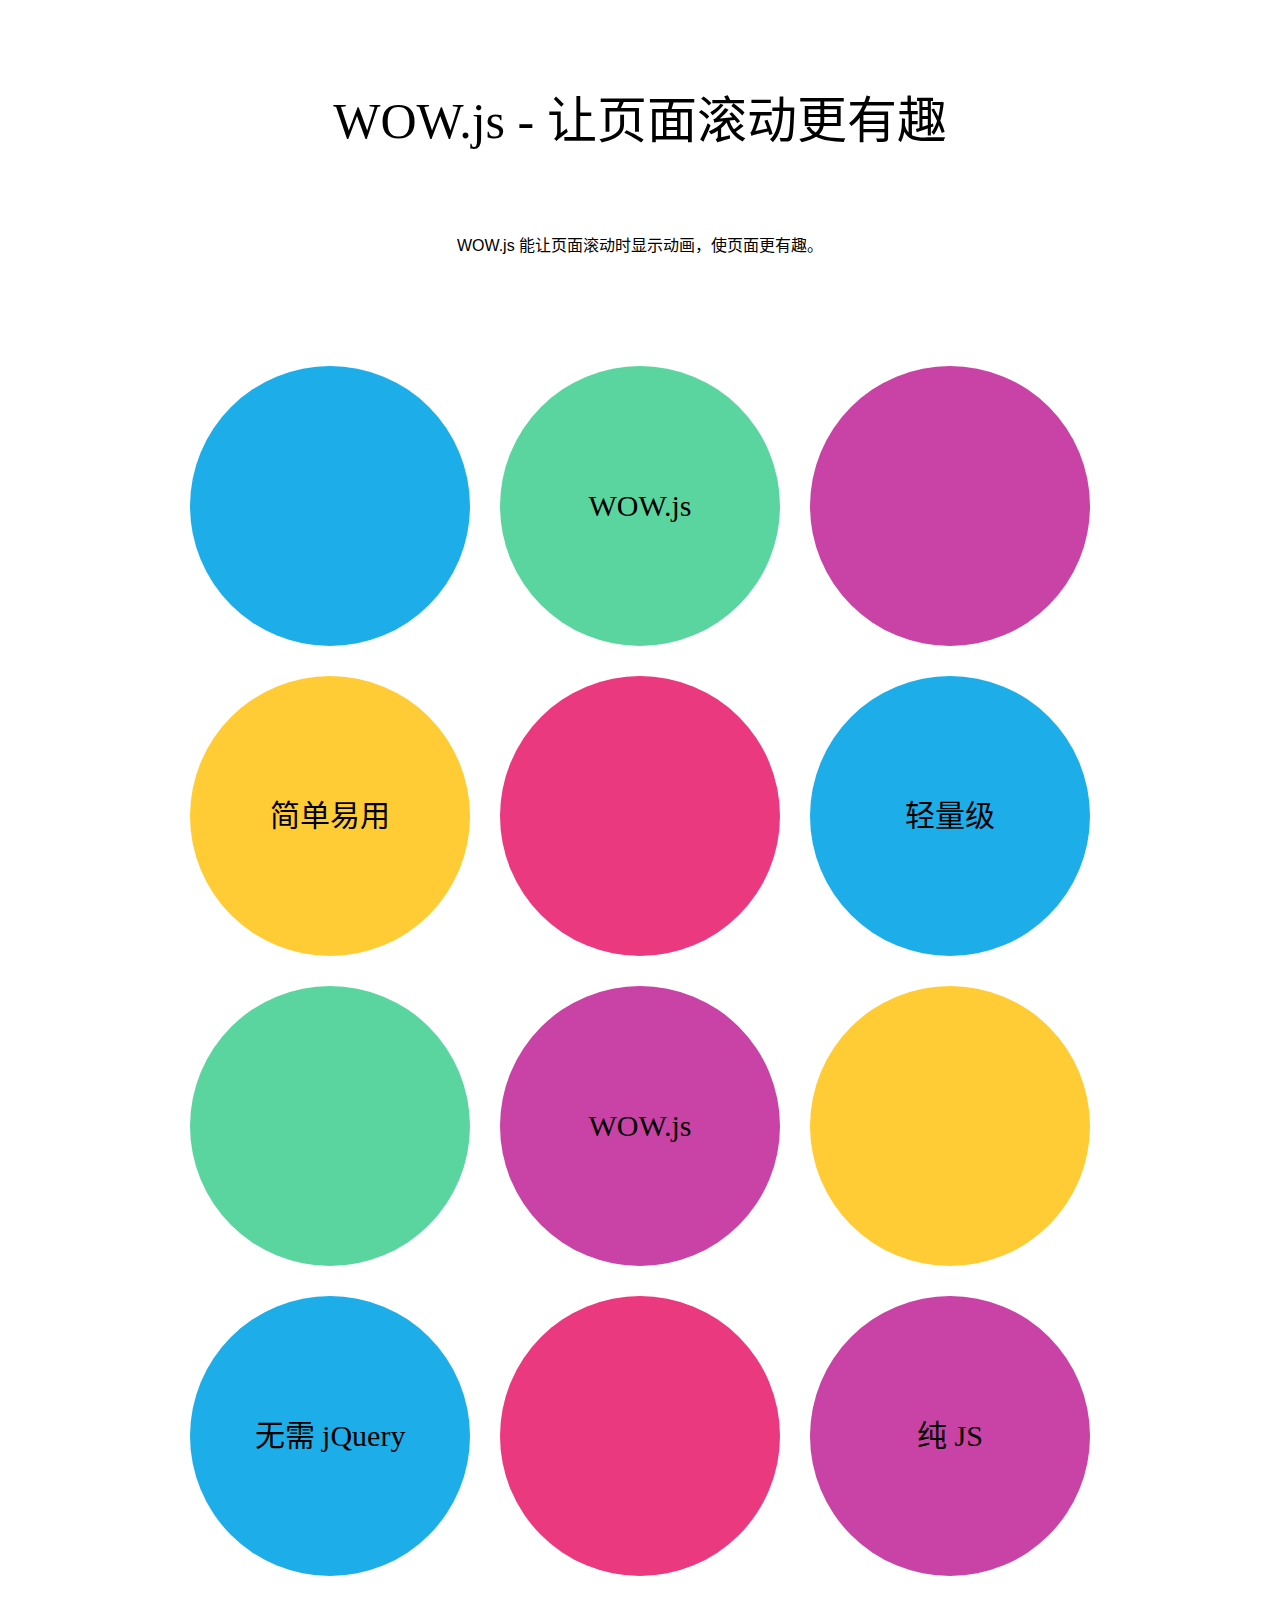
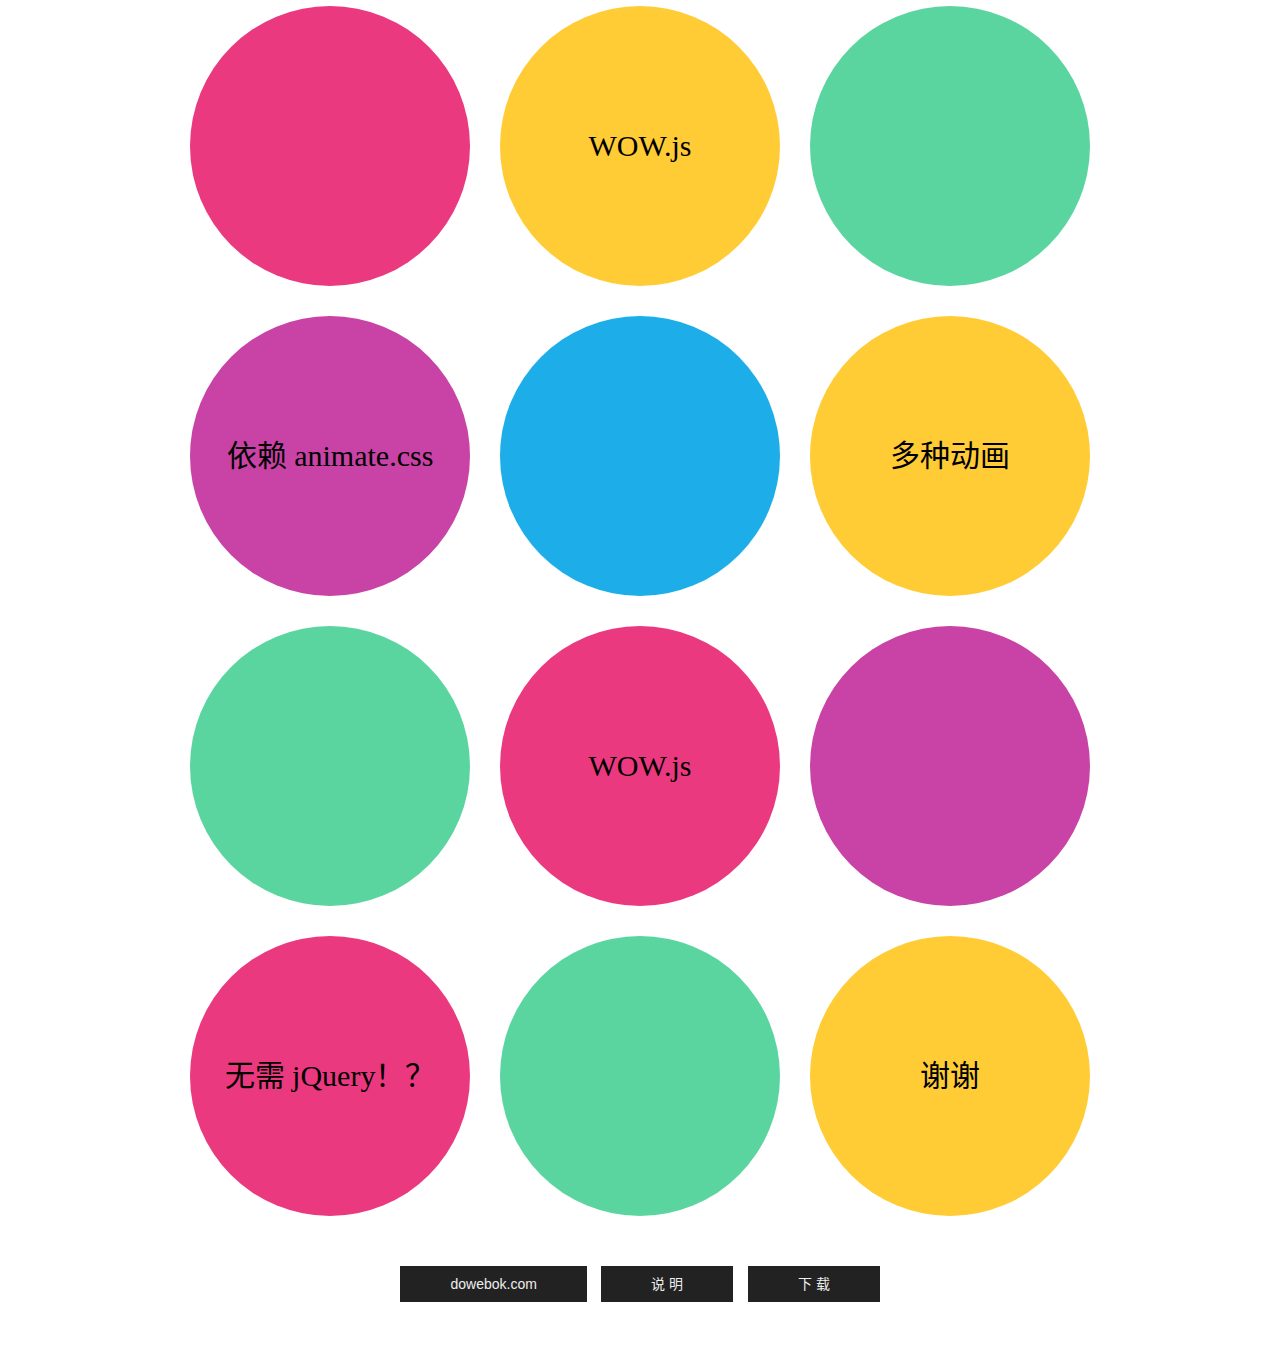
<file: img/新增資料夾/131 dowebok.com/131/index.html>
<!DOCTYPE html>
<html lang="zh-CN">
<head>
<meta charset="utf-8">
<title>WOW.js演示_dowebok</title>
<link rel="stylesheet" href="css/animate.css">
<style>
* { margin: 0; padding: 0;}
body { overflow-x: hidden; font-family: "Microsoft Yahei";}
body h1 { width: 100%; margin: 80px 0; font-size: 50px; font-weight: 500; text-align: center;}
body .txt { margin: 80px 0; font-size: 16px; text-align: center;}
.dowebok { margin: 0 auto;}
.dowebok ul { list-style-type: none;}
.dowebok .row { font-size: 0; text-align: center;}
.dowebok .wow { display: inline-block; width: 280px; height: 280px; margin: 30px 15px 0; border-radius: 50%; font: 30px/280px "Microsoft Yahei"; vertical-align: top; *display: inline; zoom: 1;}
.bg-green { background: #5bd5a0;}
.bg-blue { background: #1daee9;}
.bg-purple { background: #c843a5;}
.bg-red { background: #eb3980;}
.bg-yellow { background: #ffcc35;}
</style>
</head>

<body>
<h1>WOW.js - 让页面滚动更有趣</h1>

<p class="txt">WOW.js 能让页面滚动时显示动画，使页面更有趣。</p>

<div class="dowebok">
	<div class="row">
		<div class="wow rollIn bg-blue"></div>
		<div class="wow bounceInDown bg-green">WOW.js</div>
		<div class="wow lightSpeedIn bg-purple"></div>
	</div>

	<div class="row">
		<div class="wow rollIn bg-yellow" data-wow-delay="0.5s">简单易用</div>
		<div class="wow pulse bg-red" data-wow-iteration="5" data-wow-duration="0.15s"></div>
		<div class="wow bounceInRight bg-blue">轻量级</div>
	</div>

	<div class="row">
		<div class="wow bounceInLeft bg-green"></div>
		<div class="wow flipInX bg-purple">WOW.js</div>
		<div class="wow bounceInRight bg-yellow"></div>
	</div>

	<div class="row">
		<div class="wow rollIn bg-blue">无需 jQuery</div>
		<div class="wow shake bg-red" data-wow-iteration="5" data-wow-duration="0.15s"></div>
		<div class="wow swing bg-purple" data-wow-iteration="2">纯 JS</div>
	</div>

	<div class="row">
		<div class="wow rollIn bg-red"></div>
		<div class="wow bounceInU bg-yellow" data-wow-delay="0.5s">WOW.js</div>
		<div class="wow lightSpeedIn bg-green" data-wow-delay="0.5s" data-wow-duration="0.15s"></div>
	</div>

	<div class="row">
		<div class="wow bounceInLeft bg-purple">依赖 animate.css</div>
		<div class="wow pulse bg-blue" data-wow-iteration="5" data-wow-duration="0.25s"></div>
		<div class="wow lightSpeedIn bg-yellow">多种动画</div>
	</div>

	<div class="row">
		<div class="wow bounce bg-green" data-wow-iteration="5" data-wow-duration="0.15s"></div>
		<div class="wow bounceInUp bg-red">WOW.js</div>
		<div class="wow bounceInRight bg-purple"></div>
	</div>

	<div class="row">
		<div class="wow rollIn bg-red" data-wow-delay="0.5s">无需 jQuery！？</div>
		<div class="wow bounceInDown bg-green" data-wow-delay="1s"></div>
		<div class="wow bounceInRight bg-yellow" data-wow-delay="1.5s">谢谢</div>
	</div>
</div>

<script src="http://cdn.dowebok.com/131/js/wow.min.js"></script>
<script>
if (!(/msie [6|7|8|9]/i.test(navigator.userAgent))){
	new WOW().init();
};
</script>










<!-- 以下是统计及其他信息，与演示无关，不必理会 -->
<p class="vad">
	<a href="http://www.dowebok.com/" target="_blank">dowebok.com</a>
	<a href="http://www.dowebok.com/131.html" target="_blank">说 明</a>
	<a href="http://www.dowebok.com/131.html" target="_blank">下 载</a>
</p>

<style>
* { margin: 0; padding: 0;}
body { font-family: Consolas,arial,"宋体";}
h1 { width: 900px; margin: 40px auto; font: 32px "Microsoft Yahei"; text-align: center;}
.explain, .dowebok-explain { margin-top: 20px; font-size: 14px; text-align: center; color: #f50;}

.vad { margin: 50px 0 5px; padding-bottom: 60px; font-family: Consolas,arial,宋体; text-align:center;}
.vad a { display: inline-block; height: 36px; line-height: 36px; margin: 0 5px; padding: 0 50px; font-size: 14px; text-align:center; color:#eee; text-decoration: none; background-color: #222;}
.vad a:hover { color: #fff; background-color: #000;}
.thead { width: 728px; height: 90px; margin: 0 auto; border-bottom: 40px solid transparent;}

.code { position: relative; margin-top: 100px; padding-top: 41px;}
.code h3 { position: absolute; top: 0; z-index: 10; width: 100px; height: 40px; font: 16px/40px "Microsoft Yahei"; text-align: center; cursor: pointer;}
.code .cur { border: 1px solid #f0f0f0; border-bottom: 1px solid #f8f8f8; background-color: #f8f8f8;}
.code .h31 { left: 0;}
.code .h32 { left: 102px;}
.code .h33 { left: 204px;}
.code .h34 { left: 306px;}
.code { width: 900px; margin-left: auto; margin-right: auto;}
pre { padding: 15px 0; border: 1px solid #f0f0f0; background-color: #f8f8f8;}
.f-dn { display: none;}
</style>

</body>
</html>
</file>
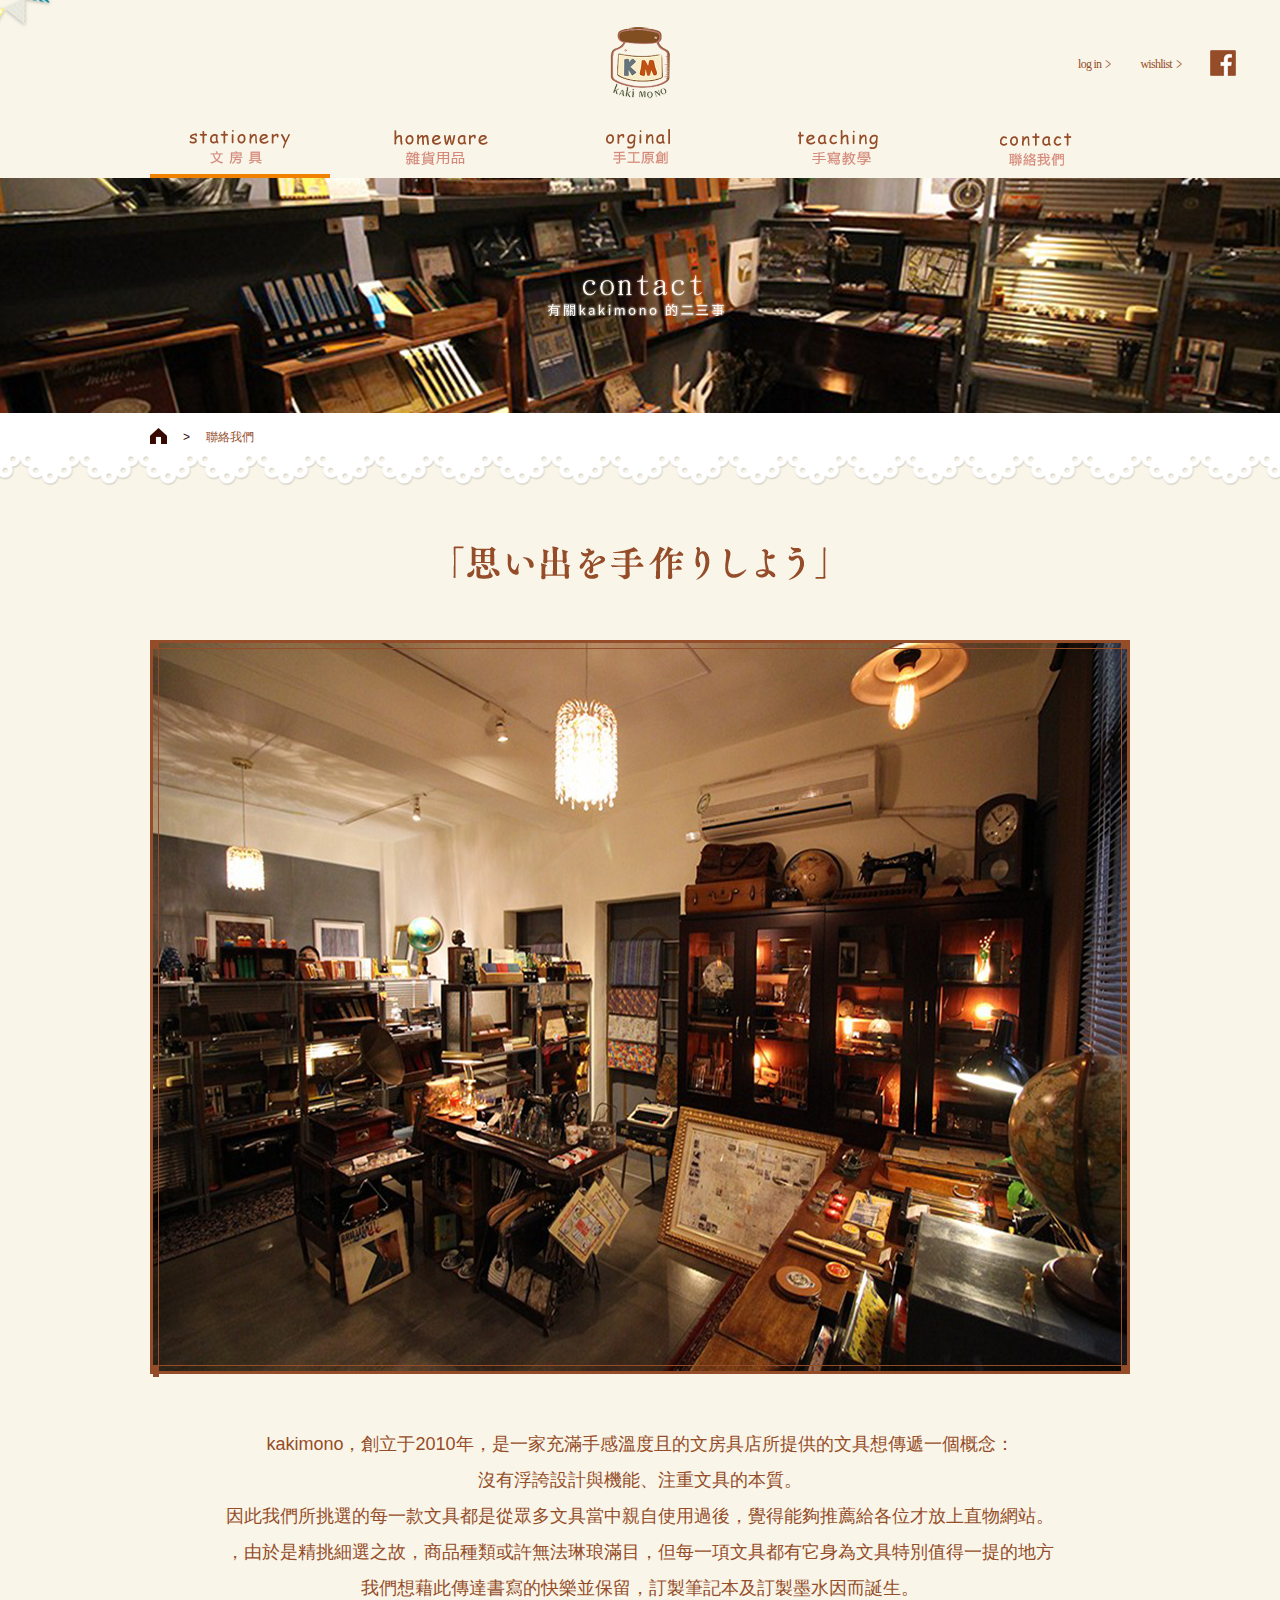
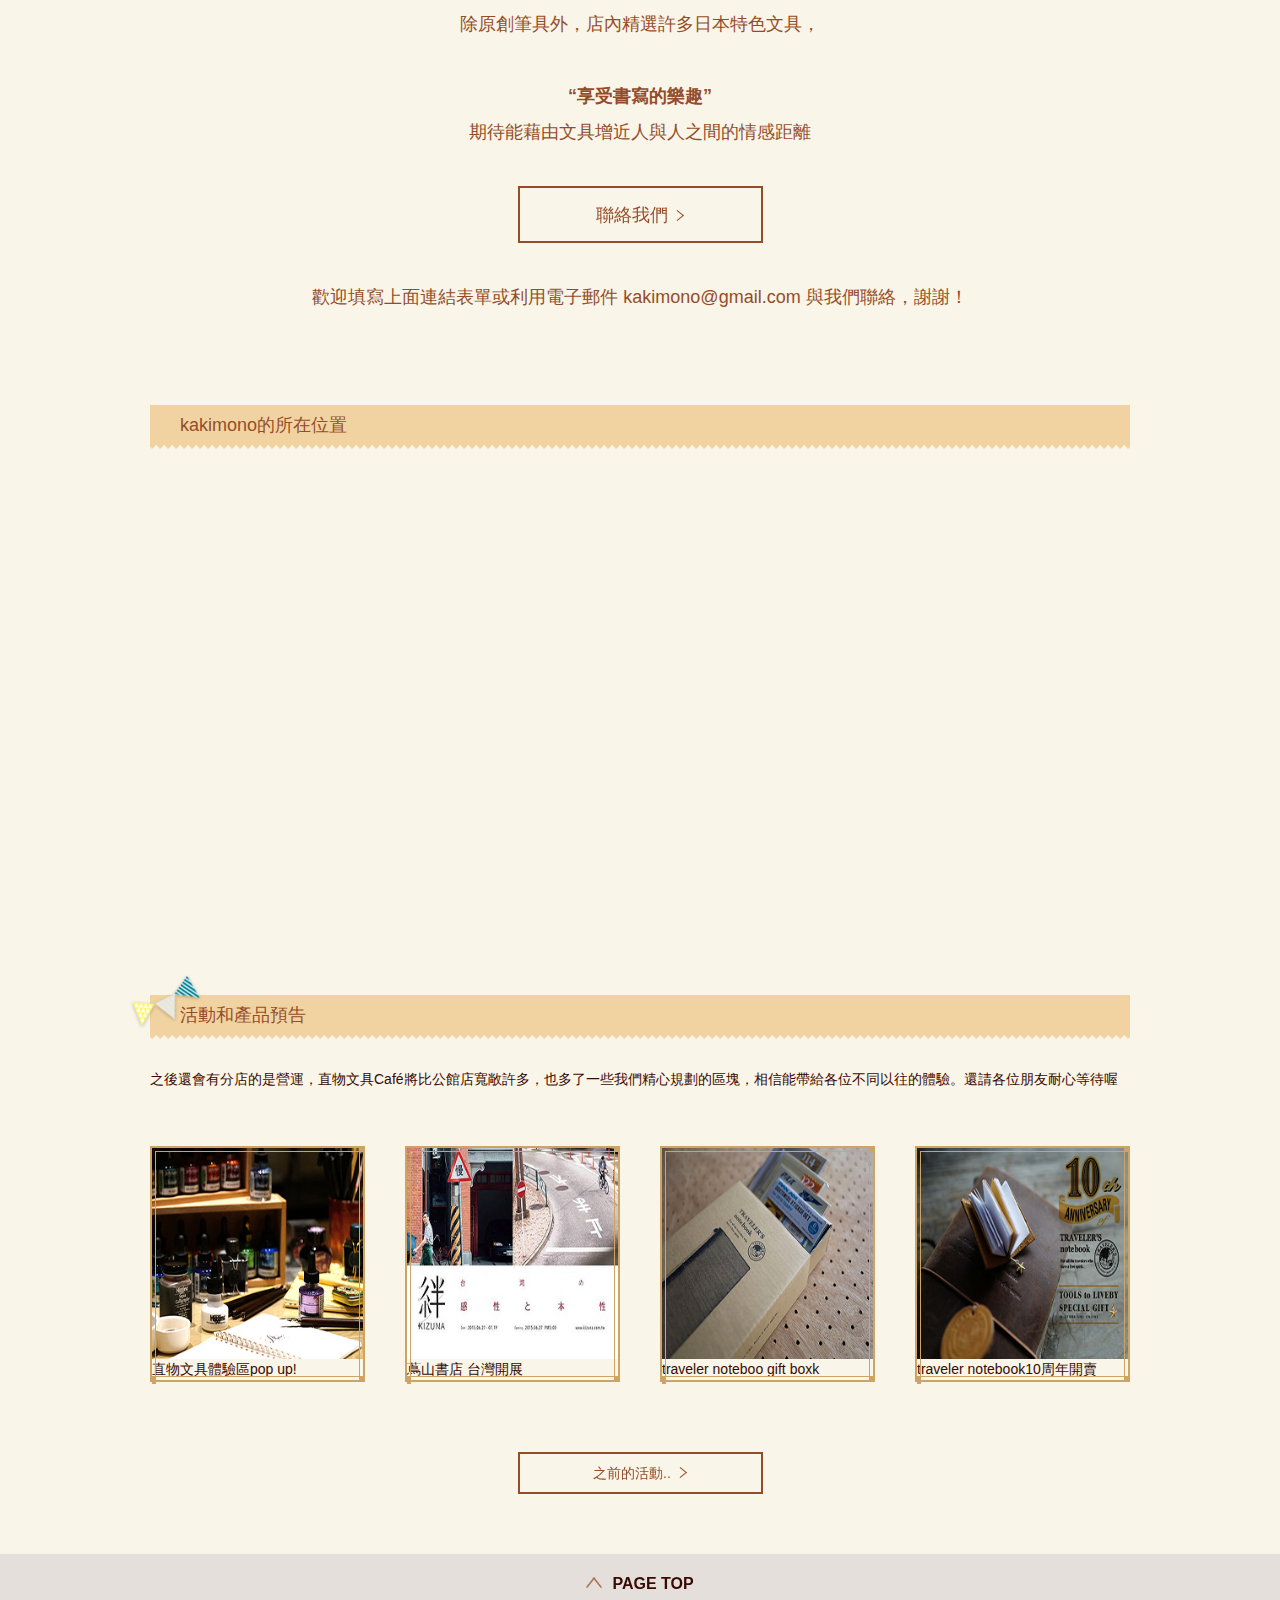
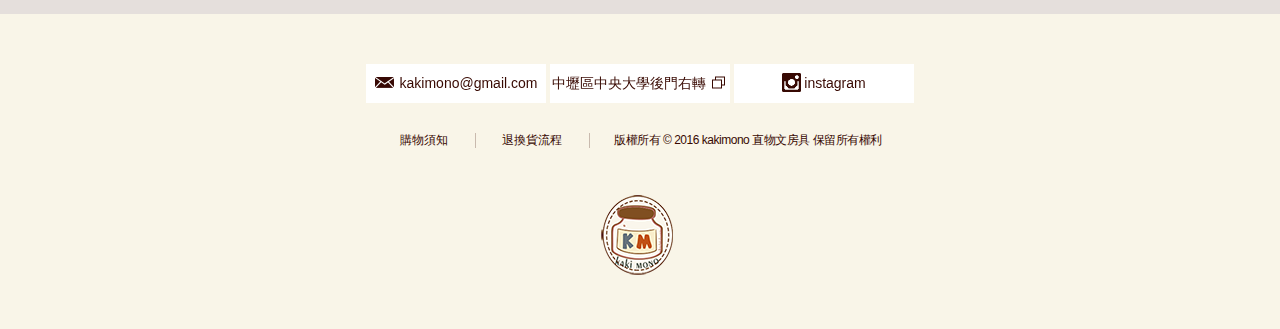
<file: about.html>
<!DOCTYPE html>
<html lang="en">

<head>
    <meta charset="UTF-8">
    <title>直物文房具</title>
    <meta name="keywords" lang="ja" content="kakimono文具,  手帳, 文房具, 生活道具, 工具, 禮品, 紙膠帶, 原子筆, 鉛筆, 自動鉛筆, 鋼筆, 剪刀, 皮件, 飾品">
    <meta name="description" lang="ja" content="享受書寫的樂趣從看似不起眼的文具中發現它的美好，為平凡的生活帶來一些不平凡的樂趣。">
    <meta name="viewport" content="width=device-width, initial-scale=1.0, maximum-scale=1.0, user-scalable=no">
    <meta name="format-detection" content="telephone=no">
    
    
    <link rel="shortcut icon" href="favico.ico">
    <link href="css/normalize.min.css" rel="stylesheet">
    <link href="css/animate.min.css" rel="stylesheet">
    <link href="css/part.css" rel="stylesheet">
    <!-- --> 
    
    <link href="css/about.css" rel="stylesheet">
    
    <!--字型-->
    <link href="css/font-awesome.min.css" rel="stylesheet">
    <!-- -->
    <script type="text/javascript" async src="http://stats.g.doubleclick.net/dc.js"></script>
    <script src="js/ga.js" type="text/javascript"></script>
    <style id="style-1-cropbar-clipper">
    .en-markup-crop-options {
        top: 18px !important;
        left: 50% !important;
        margin-left: -100px !important;
        width: 200px !important;
        border: 2px rgba(255, 255, 255, .38) solid !important;
        border-radius: 4px !important;
    }
    
    .en-markup-crop-options div div:first-of-type {
        margin-left: 0px !important;
    }
    </style>
</head>

<body id="cmn_top">
    <div id="cmn_wrapper">
        <!--手機menu-->
        <div id="cmn_header">
            <header>
                <div id="cmn_header_logo">
                    <p class="logo">
                        <a href="index.html"><img src="img/cmn_head_logo.png" alt="kakimono" width="186" height="82"></a>
                    </p>
                    <p class="menu">
                        <a href="#cmn_header_menu"><img src="img/cmn_head_menu.png" alt="menu" width="60" height="60"></a>
                    </p>
                </div>
                <div id="cmn_header_menu" style="">
                    <nav>
                        <p class="close-cmn_header_menu"><img src="img/cmn_head_menu_close.png" alt="close" width="60" height="60"></p>
                        <ul class="n1" style="">
                            <li><a href="index.html">回到首頁</a></li>
                            <li class="hover"><span>文房具</span>
                                <ul class="sub" style="display:none;">
                                    <li class><a href="homeware.html">筆記具</a></li>
                                    <li><a href="homeware.html">筆盒/筆袋 </a></li>
                                    <li><a href="homeware.html">墨水</a></li>
                                    <li><a href="homeware.html">筆記本</a></li>
                                </ul>
                            </li>
                            <li class=""><span>雜貨用品</span>
                                <ul class="sub" style="display: none;">
                                    <li><a href="gallery.html">療癒香氛</a></li>
                                    <li><a href="gallery.html">清潔收納</a></li>
                                    <li><a href="gallery.html">瓶瓶罐罐</a></li>
                                    <li><a href="gallery.html">餐桌道具</a></li>
                                    <li><a href="gallery.html">皮件工具</a></li>
                                </ul>
                            </li>
                             <li class=""><a href="original.html">手工原創</a></li>
                            <li class=""><a href="teaching.html">手寫教學</a></li>
                            <li class=""><a href="about.html">聯絡我們</a></li>
                        </ul>
                        <ul class="n2 cmn_link_ya" style="">
                            <li><a href="">log in</a></li>
                            <li><a href="">wishlist</a></li>
                            <li><a href=""><i class="fa fa-cart-arrow-down"></i>chart</a></li>
                        </ul>
                    </nav>
                </div>
            </header>
        </div>
        <div id="cmn_header" class="hdclone" style="top: -100px;">
            <header>
                <div id="cmn_header_logo">
                    <p class="logo">
                        <a href="/pc/"><img src="img/cmn_head_logo.png" alt="kakimono" width="186" height="82"></a>
                    </p>
                    <p class="menu">
                        <a href="#cmn_header_menu"><img src="img/cmn_head_menu.png" alt="menu" width="60" height="60"></a>
                    </p>
                </div>
                <div id="cmn_header_menu" style="">
                    <nav>
                        <p class="close-cmn_header_menu"><img src="img/cmn_head_menu_close.png" alt="close" width="60" height="60"></p>
                        <ul class="n1" style="">
                            <li><a href="/pc/">回到首頁</a></li>
                            <li class=""><a href="/pc/about/">手寫教學</a></li>
                            <li class=""><a href="/pc/recipe/">手工原創</a></li>
                            <li class=""><a href="/pc/gallery/">ギャラリー</a></li>
                            <li><span>連絡我們</span>
                                <ul class="sub" style="">
                                    <li><a href="/pc/products/base-item/">ベースアイテム</a></li>
                                    <li><a href="/pc/products/satin-ribbon/">サテン ／ リボンシール</a></li>
                                    <li><a href="/pc/products/motif-parts/">モチーフ ／ パーツシール</a></li>
                                    <li><a href="/pc/products/message-seal/">メッセージシール</a></li>
                                </ul>
                            </li>
                            <li><span>聯絡我們</span>
                                <ul class="sub" style="">
                                    <li>
                                        <a href="/pc/shop/"></a>
                                    </li>
                                    <li>
                                        <a href="/pc/shop/kanto.html"></a>
                                    </li>
                                    <li>
                                        <a href="/pc/shop/shinetsu-hokuriku.html"></a>
                                    </li>
                                    <li>
                                        <a href="/pc/shop/tokai.html"></a>
                                    </li>
                                    <li>
                                        <a href="/pc/shop/kinki.html"></a>
                                    </li>
                                    <li>
                                        <a href="/pc/shop/cyugoku.html"></a>
                                    </li>
                                    <li>
                                        <a href="/pc/shop/shikoku.html"></a>
                                    </li>
                                    <li>
                                        <a href="/pc/shop/kyushu-okinawa.html"></a>
                                    </li>
                                </ul>
                            </li>
                        </ul>
                        <ul class="n2 cmn_link_ya" style="">
                            <li><a href="">log in</a></li>
                            <li><a href="">whishlist</a></li>
                            <li><a href="/jump/facebook.html">Facebook</a></li> 
                        </ul>
                    </nav>
                </div>
            </header>
        </div>
        <!-- cmn_contents -->
        <div id="cmn_contents">
            <div id="cmn_title">
                <h1 class="cmn_h1"><img src="img/contact_title.png" alt="contact" width="424" height="76"></h1>
                <nav>
                    <ul class="roll">
                        <li>
                            <a href="index.html"><img src="img/cmn_crumb_home.gif" alt="回到首頁" width="17" height="16"></a>
                        </li>
                        <li>聯絡我們</li>
                    </ul>
                </nav>
            </div>
            <div id="about">
                <section id="box01">
                    <h2><img src="img/about_title.png" alt="「思い出を手作りしよう」" width="374" height="34"></h2>
                    <p class="picline"><img src="img/about_mainpic.jpg" alt="" width="974" height="728"><span></span><span></span><span></span><span></span></p>
                    <p>kakimono，創立于2010年，是一家充滿手感溫度且的文房具店所提供的文具想傳遞一個概念：
                        <br> 沒有浮誇設計與機能、注重文具的本質。
                        <br> 因此我們所挑選的每一款文具都是從眾多文具當中親自使用過後，覺得能夠推薦給各位才放上直物網站。
                        <br>，由於是精挑細選之故，商品種類或許無法琳琅滿目，但每一項文具都有它身為文具特別值得一提的地方
                        <br>我們想藉此傳達書寫的快樂並保留，訂製筆記本及訂製墨水因而誕生。
                        <br>除原創筆具外，店內精選許多日本特色文具，
                    </p>
                    <p><em>“享受書寫的樂趣”</em> 
                        <br> 期待能藉由文具增近人與人之間的情感距離</p>
                                


                               
                          <p class="cmn_btn" id="form"><a href="#" target="_blank">聯絡我們</a></p>
                           <p>歡迎填寫上面連結表單或利用電子郵件 kakimono@gmail.com 與我們聯絡，謝謝！</p>
 
</section>

 <section id="box03">               
<h3 class="cmn_h3">kakimono的所在位置</h3>
<div class="garland"></div>
                
<center><iframe src="https://www.google.com/maps/embed?pb=!1m18!1m12!1m3!1d3041.4455623466074!2d121.19218773916106!3d24.96922066361662!2m3!1f0!2f0!3f0!3m2!1i1024!2i768!4f13.1!3m3!1m2!1s0x346823c1ec904dcb%3A0xcdc129d4455ce456!2z5ZyL56uL5Lit5aSu5aSn5a24!5e0!3m2!1szh-TW!2stw!4v1459775169728" width="450" height="450" frameborder="0" style="border:0" allowfullscreen style="text-align: center;"></iframe> </center>                  

</section>
                
                <section id="box02">
                    <div class="garland"></div>
                    <h3 class="cmn_h3">活動和產品預告</h3>
                    <p>之後還會有分店的是營運，直物文具Café將比公館店寬敞許多，也多了一些我們精心規劃的區塊，相信能帶給各位不同以往的體驗。還請各位朋友耐心等待喔</p>
                    <ul class="cf">
                        <li class="picline"><img src="img/about01.jpg" alt="植物文具體驗區pop up!" width="250" height="250"><p>直物文具體驗區pop up!</p><span></span><span></span><span></span><span></span></li>
                        <li class="picline"><img src="img/about02.jpg" alt="" width="250" height="250"><p>蔦山書店 台灣開展</p><span></span><span></span><span></span><span></span></li>
                        <li class="picline"><img src="img/about03.jpg" alt="" width="250" height="250"><p>traveler noteboo gift boxk</p><span></span><span></span><span></span><span></span></li>
                        <li class="picline"><img src="img/about04.jpg" alt="" width="250" height="250"><p>traveler notebook10周年開賣</p><span></span><span></span><span></span><span></span></li>
                    </ul>
                              <p class="cmn_btn" id="form"><a href="#" target="_blank">之前的活動..</a></p>
                </section>
            </div>
        </div>
        <!-- /cmn_contents -->
        <div id="cmn_footer">
            <footer>
                <p class="ptop cmn_link_fade"><a href="#cmn_wrapper">PAGE TOP</a></p>
                 <ul class="cmn_link_fade">
                    <li><a href="mailto:kakimono@gmail.com">kakimono@gmail.com</a></li>
                    <li><a href="https://goo.gl/maps/9LFJcih3ppR2" target="_blank">中壢區中央大學後門右轉 </a></li>
                    <li><a href="https://www.instagram.com/" target="_blank">instagram</a></li>
                </ul>
                <ul>
                    <li><a href="">購物須知</a></li>
                    <li><a href="">退換貨流程</a></li>
                </ul>
                <p>版權所有 © 2016 kakimono 直物文房具 保留所有權利</p>
                <p>
                    <a href="index.html"><img src="img/cmn_foot_kakimonoi.png" alt="kakimono" width="90" height="93"></a>
                </p>
            </footer>
        </div>
    </div>
   
    <script src="http://ajax.googleapis.com/ajax/libs/jquery/1.11.0/jquery.min.js"></script>
    <script src="js/animatedModal.min.js"></script>
    <script src="js/common.js"></script>
    <!-- -->

   
    <script>
    $('.picline').append('<span></span><span></span><span></span><span></span>')
    </script>
    <!-- -->

</body>

</html>
</file>
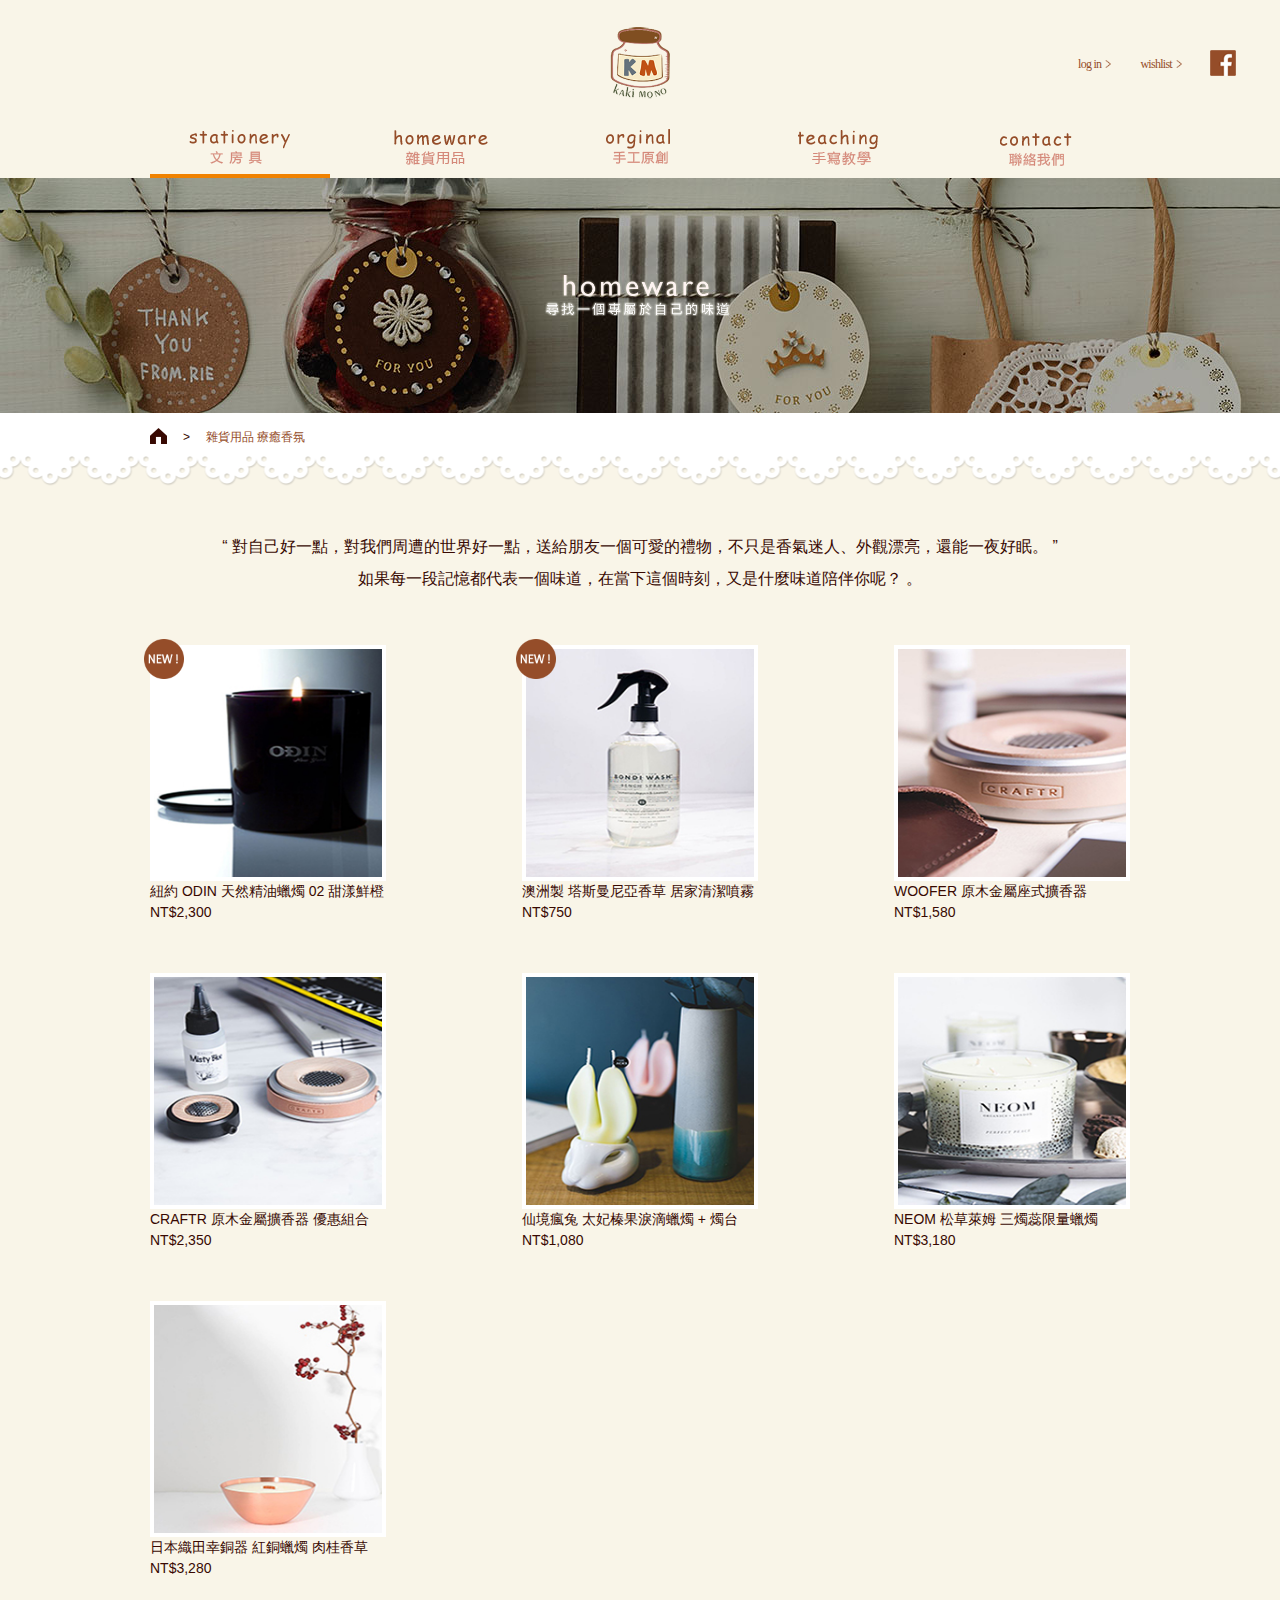
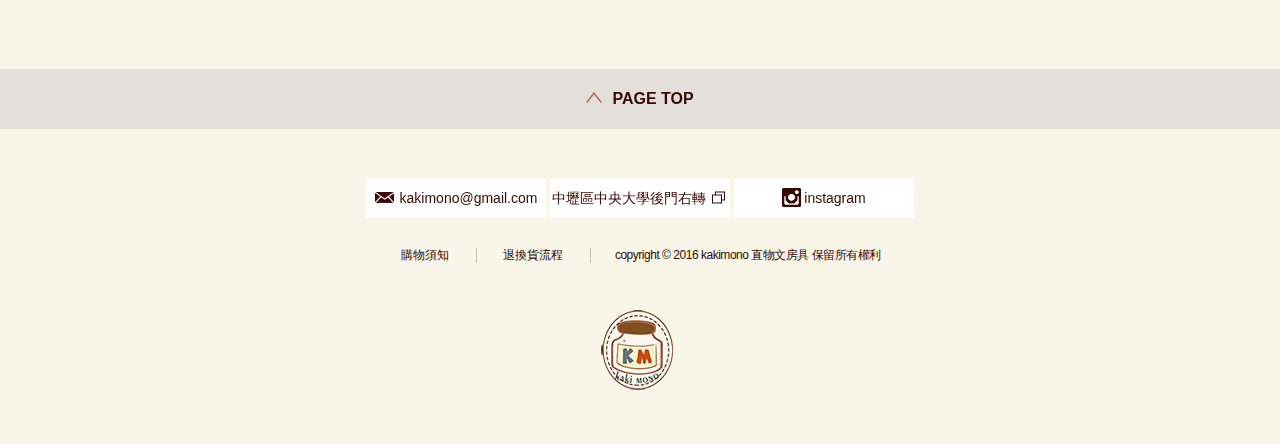
<file: gallery.html>
<!DOCTYPE html>
<html lang="en">

<head>
    <meta charset="UTF-8">
    <title>文房具</title>
    <meta name="keywords" lang="en" content="kakimono,文房具,筆類用品,">
    <meta name="description" lang="en" content="“kakimono文具,  手帳, 文房具, 生活道具, 工具, 禮品, 紙膠帶, 原子筆, 鉛筆, 自動鉛筆, 鋼筆, 剪刀, 皮件, 飾品">
    <meta name="viewport" content="width=device-width, initial-scale=1.0, maximum-scale=1.0, user-scalable=no">
    <meta name="format-detection" content="telephone=no">
    <link rel="shortcut icon" href="favico.ico">
    <link href="css/normalize.min.css" rel="stylesheet">
    <link href="css/animate.min.css" rel="stylesheet">
    <link href="css/part.css" rel="stylesheet">
    <!-- -->
    <link href="css/font-awesome.min.css" rel="stylesheet">
    <link href="css/stationery.css" rel="stylesheet">
    <link href="css/colorbox.css" rel="stylesheet">
    <script type="text/javascript" async="" src="http://stats.g.doubleclick.net/dc.js"></script>
    <script src="js/ga.js" type="text/javascript"></script>
    <style id="style-1-cropbar-clipper">
    .en-markup-crop-options {
        top: 18px !important;
        left: 50% !important;
        margin-left: -100px !important;
        width: 200px !important;
        border: 2px rgba(255, 255, 255, .38) solid !important;
        border-radius: 4px !important;
    }
    
    .en-markup-crop-options div div:first-of-type {
        margin-left: 0px !important;
    }
    </style>
</head>

<body id="cmn_top">
    <div id="cmn_wrapper">
        <!--手機menu-->
        <div id="cmn_header">
            <header>
                <div id="cmn_header_logo">
                    <p class="logo">
                        <a href="index.html"><img src="img/cmn_head_logo.png" alt="kakimono" width="186" height="82"></a>
                    </p>
                    <p class="menu">
                        <a href="#cmn_header_menu"><img src="img/cmn_head_menu.png" alt="menu" width="60" height="60"></a>
                    </p>
                </div>
                <div id="cmn_header_menu" style="">
                    <nav>
                        <p class="close-cmn_header_menu"><img src="img/cmn_head_menu_close.png" alt="close" width="60" height="60"></p>
                        <ul class="n1" style="">
                            <li><a href="index.html">回到首頁</a></li>
                            <li class="hover"><span>文房具</span>
                                <ul class="sub" style="display:none;">
                                    <li class><a href="homeware.html">筆記具</a></li>
                                    <li><a href="homeware.html">筆盒/筆袋 </a></li>
                                    <li><a href="homeware.html/">墨水</a></li>
                                    <li><a href="homeware.html">筆記本</a></li>
                                </ul>
                            </li>
                            <li class=""><span>雜貨用品</span>
                                <ul class="sub" style="display: none;">
                                    <li><a href="gallery.html">療癒香氛</a></li>
                                    <li><a href="gallery.html">清潔收納</a></li>
                                    <li><a href="gallery.html">瓶瓶罐罐</a></li>
                                    <li><a href="gallery.html">餐桌道具</a></li>
                                    <li><a href="gallery.html">皮件工具</a></li>
                                </ul>
                            </li>
                            <li class=""><a href="original.html">手工原創</a></li>
                            <li class=""><a href="teaching.html">手寫教學</a></li>
                            <li class=""><a href="about.html">聯絡我們</a></li>
                        </ul>
                        <ul class="n2 cmn_link_ya" style="">
                            <li><a href="">log in</a></li>
                            <li><a href="">wishlist</a></li>
                            <li><a href="index.html"><i class="fa fa-cart-arrow-down"></i>chart</a></li>
                        </ul>
                    </nav>
                </div>
            </header>
            <!---!-->
        </div>
        <div id="cmn_header" class="hdclone" style="top: -100px;">
            <header>
                <div id="cmn_header_logo">
                    <p class="logo">
                        <a href="index.html"><img src="img/cmn_head_logo.png" alt="kakimono" width="186" height="82"></a>
                    </p>
                    <p class="menu">
                        <a href="#cmn_header_menu"><img src="img/cmn_head_menu.png" alt="menu" width="60" height="60"></a>
                    </p>
                </div>
                <div id="cmn_header_menu" style="">
                    <nav>
                        <p class="close-cmn_header_menu"><img src="img/cmn_head_menu_close.png" alt="close" width="60" height="60"></p>
                        <ul class="n1" style="">
                            <li><a href="index.html">回到首頁</a></li>
                            <li class=""><a href="homeware.html">文房具</a></li>
                            <li class=""><a href="homeware.html">雜貨用品</a></li>
                            <li class=""><a href="homeware.html">雜貨用品</a></li>
                            <li><span>製品紹介</span>
                                <ul class="sub" style="">
                                    <li>
                                        <a href="/pc/products/base-item/"></a>
                                    </li>
                                    <li>
                                        <a href="/pc/products/satin-ribbon/"></a>
                                    </li>
                                    <li>
                                        <a href="/pc/products/motif-parts/"></a>
                                    </li>
                                    <li>
                                        <a href="/pc/products/message-seal/"></a>
                                    </li>
                                </ul>
                            </li>
                            <li><span>聯絡我們</span>
                                <ul class="sub" style="">
                                    <li>
                                        <a href="/pc/shop/"></a>
                                    </li>
                                    <li>
                                        <a href="/pc/shop/kanto.html"></a>
                                    </li>
                                    <li>
                                        <a href="/pc/shop/shinetsu-hokuriku.html"></a>
                                    </li>
                                    <li>
                                        <a href="/pc/shop/tokai.html"></a>
                                    </li>
                                    <li>
                                        <a href="/pc/shop/kinki.html"></a>
                                    </li>
                                    <li>
                                        <a href="/pc/shop/cyugoku.html"></a>
                                    </li>
                                    <li>
                                        <a href="/pc/shop/shikoku.html"></a>
                                    </li>
                                    <li>
                                        <a href="/pc/shop/kyushu-okinawa.html"></a>
                                    </li>
                                </ul>
                            </li>
                        </ul>
                        <ul class="n2 cmn_link_ya" style="">
                            <li><a href="/petitgift/">log in</a></li>
                            <li><a href="http://www.midori-store.net/SHOP/8735/list.html">wishlist</a></li>
                            <li>
                                <a href=""></a>
                            </li>
                        </ul>
                    </nav>
                </div>
            </header>
        </div>
        <!-- cmn_contents -->
        <div id="cmn_contents">
            <div id="cmn_title">
                <h1 class="cmn_h1"><img src="img/homeware_title.png" alt="homeware" width="236" height="76"></h1>
                <nav>
                    <ul class="roll">
                        <li>
                            <a href="index.html"><img src="img/cmn_crumb_home.gif" alt="homepaee" width="17" height="16"></a>
                        </li>
                        <li>雜貨用品 療癒香氛</li>
                    </ul>
                </nav>
            </div>
            <div id="gallery">
                <p class="txt">“ 對自己好一點，對我們周遭的世界好一點，送給朋友一個可愛的禮物，不只是香氣迷人、外觀漂亮，還能一夜好眠。 ”
                    <br>如果每一段記憶都代表一個味道，在當下這個時刻，又是什麼味道陪伴你呢？ 。
                </p>
                <ul class="cf">
                    <li class="new">
                        <!--07-->
                        <div class="splink">
                            <a href="#g20160310_01" onclick="_gaq.push(['_trackPageview','/pc/analytics/gallery/#g20160310_01']);" class="none cboxElement">
                                <div class="cv">
                                    <p>SHOW DETAILS</p>
                                </div>
                                <div class="picwp"><img src="img/home01.jpg" alt="" width="246" height="246" class="pic"></div>
                            </a>
                        </div>
                        <h3>紐約 ODIN 天然精油蠟燭 02 甜漾鮮橙<br><span>NT$2,300</span></h3>
                        <div id="g20160310_01" class="cbox">
                            <p><img src="img/home01_th.jpeg" alt="" width="1000" height="1000"></p>
                            <p>『02 Owari』，為 Odin 在2009年推出的經典香氛，為一款柑橘芳香調的中性香水。調香師為 Pierre Constantin Gueros。香氣組成：佛手柑、橘子、苦橙叶、奈若利橙花、弗吉尼亞州雪松、琥珀、灰麝香。
                            </p>
                            <p>每一款 Odin 香氛蠟燭，皆使用高達 18% 的精油濃度，燭體則為蜂蠟及巴拿芬蠟，紮實份量的蠟燭主體可燃燒　60　小時，融化的燭體似優雅紫羅蘭色彩，就算靜靜放著觀賞也合適。</p>
                            <p>
                                <button>購買 </button>
                        </div>
                    </li>
                    <li class="new">
                        <!--06-->
                        <div class="splink">
                            <a href="#g20160310_02" onclick="_gaq.push(['_trackPageview','/pc/analytics/gallery/g20160310_02']);" class="none cboxElement">
                                <div class="cv">
                                    <p>SHOW DETAILS</p>
                                </div>
                                <div class="picwp"><img src="img/home02.jpg" alt="澳洲製 塔斯曼尼亞香草 居家清潔噴霧" width="246" height="246" class="pic"></div>
                            </a>
                        </div>
                        <h3>澳洲製 塔斯曼尼亞香草 居家清潔噴霧<br><span>NT$750</span></h3>
                        <div id="g20160310_02" class="cbox">
                            <p><img src="img/home02_th.jpeg" alt="澳洲製 塔斯曼尼亞香草 居家清潔噴霧" width="1000" height="1000"></p>
                            <p>100% 澳洲製造的 Bondi Wash，是全新純天然清潔用品，使用含有抗菌效果強大的澳洲原生植物精油。 創辦人 Belinda Everingham 身為三個小孩的母親，因對於市面上清潔用品過敏，決定自行研發高品質、天然成份的替代品，Bondi Wash 也因而誕生</p>
                            <p>居家清潔噴霧適用於任何堅硬的表面上使用，如人造石、木材、水泥、磁磚大理石上，只需噴在家中平滑表面，然後用濕布或海綿充分擦拭，擦拭至沒有殘留液體為止。 </p>
                             <button>購買 </button>
                        </div>
                    </li>
                    <li>
                        <!--05-->
                        <div class="splink">
                            <a href="#g20160210_01" onclick="_gaq.push(['_trackPageview','/pc/analytics/gallery/g20160210_01']);" class="none cboxElement">
                                <div class="cv">
                                    <p>SHOW DETAILS</p>
                                </div>
                                <div class="picwp"><img src="img/home03.jpg" alt="WOOFER 原木金屬座式擴香器" width="246" height="246" class="pic"></div>
                            </a>
                        </div>
                        <h3>WOOFER 原木金屬座式擴香器<br><span>NT$1,580</span></h3>
                        <div id="g20160210_01" class="cbox">
                            <p><img src="img/home03_th.jpeg" alt="WOOFER 原木金屬座式擴香器" width="1000" height="750"></p>
                            <p>新銳設計品牌 Craftr 所推出的各式隨身擴香器，俐落精緻的設計，可直接使用自己最愛的香氛，無需將就令人不舒服的各種氣味。 。</p>
                            <p>6.5公分直徑的大小，不只是有香氣的實用飾品，也是適合擺在家裡、書房、辦公室和車上的極致工藝。每個香氛座附贈 5ml 香味柔和持久的香水(misty blue)。也可以使用自己喜歡的香水和精油，從中間金屬網滴入，隨著時間會慢慢擴散至木頭，再揮發至空氣中，保持持久香氣使</p>
                             <button>購買 </button>
                        </div>
                    </li>
                    <li>
                        <!--04-->
                        <div class="splink">
                            <a href="#g20160210_02" onclick="_gaq.push(['_trackPageview','/pc/analytics/gallery/g20160210_02']);" class="none cboxElement">
                                <div class="cv">
                                    <p>SHOW DETAILS</p>
                                </div>
                                <div class="picwp"><img src="img/home04.jpg" alt="CRAFTR 原木金屬擴香器 優惠組合" width="246" height="246" class="pic"></div>
                            </a>
                        </div>
                        <h3>CRAFTR 原木金屬擴香器 優惠組合<br><span>NT$2,350</span></h3>
                        <div id="g20160210_02" class="cbox">
                            <p><img src="img/home04_th.jpeg" alt="CRAFTR 原木金屬擴香器 優惠組合" width="1000" height="1000"></p>
                            <p>Woofer 擴香器 6.5 公分直徑的大小，不只是有香氣的實用飾品，特殊開發的底部黏膠可多次重複使用，不管是車上、家中或辦公室，都能緊緊黏牢。只要將精油沿著金屬圓周上的木頭滴入便可。 </p>
                            <p> 擴香器組包含：mid 原木金屬吸鐵車用擴香器、Woofer 原木金屬座式擴香器。</p>
                             <button>購買 </button>
                        </div>
                    </li>
                    <li>
                        <!--03-->
                        <div class="splink">
                            <a href="#g20160210_03" onclick="_gaq.push(['_trackPageview','/pc/analytics/gallery/g20160210_03']);" class="none cboxElement">
                                <div class="cv">
                                    <p>SHOW DETAILS</p>
                                </div>
                                <div class="picwp"><img src="img/home05.jpg" alt="" width="246" height="246" class="pic"></div>
                            </a>
                        </div>
                        <h3>仙境瘋兔 太妃榛果淚滴蠟燭 + 燭台<br><span>NT$1,080</span></h3>
                        <div id="g20160210_03" class="cbox">
                            <p><img src="img/home05_th.jpg" alt="" width="1000" height="1000"></p>
                            <p>來自韓國的蠟燭漩渦，在未碰觸到嗅覺之前，視覺就先上演了一場具感染力的絕妙體驗。一盞燭光燃起，點亮如遊樂園般的快樂氛圍～ </p>
                            <p>陶瓷的小鹿燭台，不僅可盛裝鹿耳燃燒流下的蠟液，使桌面保持乾淨，蠟燭燒盡後，更可以做為植物盆栽與擺飾，讓風格獨特的設計散布你我周遭。 </p>
                             <button>購買 </button>
                        </div>
                    </li>
                    <li>
                        <!--02-->
                        <div class="splink">
                            <a href="#g20160210_04" onclick="_gaq.push(['_trackPageview','/pc/analytics/gallery/g20160210_04']);" class="none cboxElement">
                                <div class="cv">
                                    <p>SHOW DETAILS</p>
                                </div>
                                <div class="picwp"><img src="img/home06.jpg" alt="NEOM 松草萊姆 三燭蕊限量蠟燭" width="246" height="246" class="pic"></div>
                            </a>
                        </div>
                        <h3>NEOM 松草萊姆 三燭蕊限量蠟燭<span>NT$3,180</span><br>
</h3>
                        <div id="g20160210_04" class="cbox">
                            <p><img src="img/home06_th.jpg" alt="NEOM 松草萊姆 三燭蕊限量蠟燭" width="1000" height="1000"></p>
                            <p>此款居家香氛蠟燭屬清新萊姆調。以高純度的松針、沒藥及萊姆植萃精油調配，不同於一般香氛蠟燭使用的礦物蠟，有機植物成份蠟在燃燒後不會釋放有害物質、產生黑煙。</p>
                            <p>強調環境友善、低排碳，所有產品貫徹永續理念，皆於英國悉心手工生產、道德採購，用於包裝的紙料不再額外加工</p>
                             <button>購買 </button>
                        </div>
                    </li>
                    <li>
                        <!--01-->
                        <div class="splink">
                            <a href="#g20160210_05" onclick="_gaq.push(['_trackPageview','/pc/analytics/gallery/g20160210_05']);" class="none cboxElement">
                                <div class="cv">
                                    <p>SHOW DETAILS</p>
                                </div>
                                <div class="picwp"><img src="img/home07.jpg" alt="日本織田幸銅器 紅銅蠟燭 肉桂香草" width="246" height="246" class="pic"></div>
                            </a>
                        </div>
                        <h3>日本織田幸銅器 紅銅蠟燭 肉桂香草<br><span>NT$3,280</span></h3>
                        <div id="g20160210_05" class="cbox">
                            <p><img src="img/home07_th.jpg" alt="日本織田幸銅器 紅銅蠟燭 肉桂香草" width="1000" height="1000"></p>
                            <p>日本品牌 R&W 所推出的紅銅蠟燭，以純銅製成的燭杯，簡約優雅的線條勾勒，原始金屬的閃耀光澤，因著使用的碰觸與摩擦，而能讓銅的風貌有顯著的變化，更顯露特殊的光澤，與時間深度的味道，彷彿經過歲月焠鍊的古董般迷人。 </p>
                            <p>小備註：純銅材質商品接觸空氣或正常使用下，皆會有氧化、漸漸變為棕黃、古銅色等自然現象，只需用銅油擦拭即可恢復原樣。</p>
                             <button>購買 </button>
                        </div>
                    </li>
                </ul>
            </div>
        </div>
        <!-- /cmn_contents -->
        <div id="cmn_footer">
            <footer>
                <p class="ptop cmn_link_fade"><a href="#cmn_wrapper">PAGE TOP</a></p>
                <ul class="cmn_link_fade">
                    <li><a href="mailto:kakimono@gmail.com">kakimono@gmail.com</a></li>
                    <li><a href="https://goo.gl/maps/9LFJcih3ppR2" target="_blank">中壢區中央大學後門右轉 </a></li>
                    <li><a href="https://www.instagram.com/" target="_blank">instagram</a></li>
                </ul>
                <ul>
                    <li><a href="">購物須知</a></li>
                    <li><a href="">退換貨流程</a></li>
                </ul>
                <p>copyright © 2016 kakimono 直物文房具 保留所有權利</p>
                <p>
                    <a href="index.html"><img src="img/cmn_foot_kakimonoi.png" alt="kakimori" width="90" height="93"></a>
                </p>
            </footer>
        </div>
    </div>
    <script src="http://ajax.googleapis.com/ajax/libs/jquery/1.11.0/jquery.min.js"></script>
    <script src="js/animatedModal.min.js"></script>
    <script src="js/common.js"></script>
    <!-- -->
    <script src="js/jquery.colorbox.min.js"></script>
    <script>
    $('#gallery a.none').colorbox({
        inline: true,
        opacity: 0.7,
        current: false,
        maxWidth: "100%",
        maxHeight: "100%",
        initialWidth: 200,
        initialHeight: 200,
        returnFocus: false
    });
    $('#gallery').each(function(index, element) {
        $(this).find('.splink a').colorbox({
            rel: "rel" + index + "_01"
        });
    });
    </script>
    <div id="cboxOverlay" style="display: none;"></div>
    <div id="colorbox" class="" role="dialog" tabindex="-1" style="display: none;">
        <div id="cboxWrapper">
            <div>
                <div id="cboxTopLeft" style="float: left;"></div>
                <div id="cboxTopCenter" style="float: left;"></div>
                <div id="cboxTopRight" style="float: left;"></div>
            </div>
            <div style="clear: left;">
                <div id="cboxMiddleLeft" style="float: left;"></div>
                <div id="cboxContent" style="float: left;">
                    <div id="cboxTitle" style="float: left;"></div>
                    <div id="cboxCurrent" style="float: left;"></div>
                    <button id="cboxPrevious"></button>
                    <button id="cboxNext"></button>
                    <button id="cboxSlideshow"></button>
                    <div id="cboxLoadingOverlay" style="float: left;"></div>
                    <div id="cboxLoadingGraphic" style="float: left;"></div>
                    <button id="cboxClose"></button>
                </div>
                <div id="cboxMiddleRight" style="float: left;"></div>
            </div>
            <div style="clear: left;">
                <div id="cboxBottomLeft" style="float: left;"></div>
                <div id="cboxBottomCenter" style="float: left;"></div>
                <div id="cboxBottomRight" style="float: left;"></div>
            </div>
        </div>
        <div style="position: absolute; width: 9999px; visibility: hidden; display: none;"></div>
    </div>
    <!-- -->
</body>

</html>
</file>
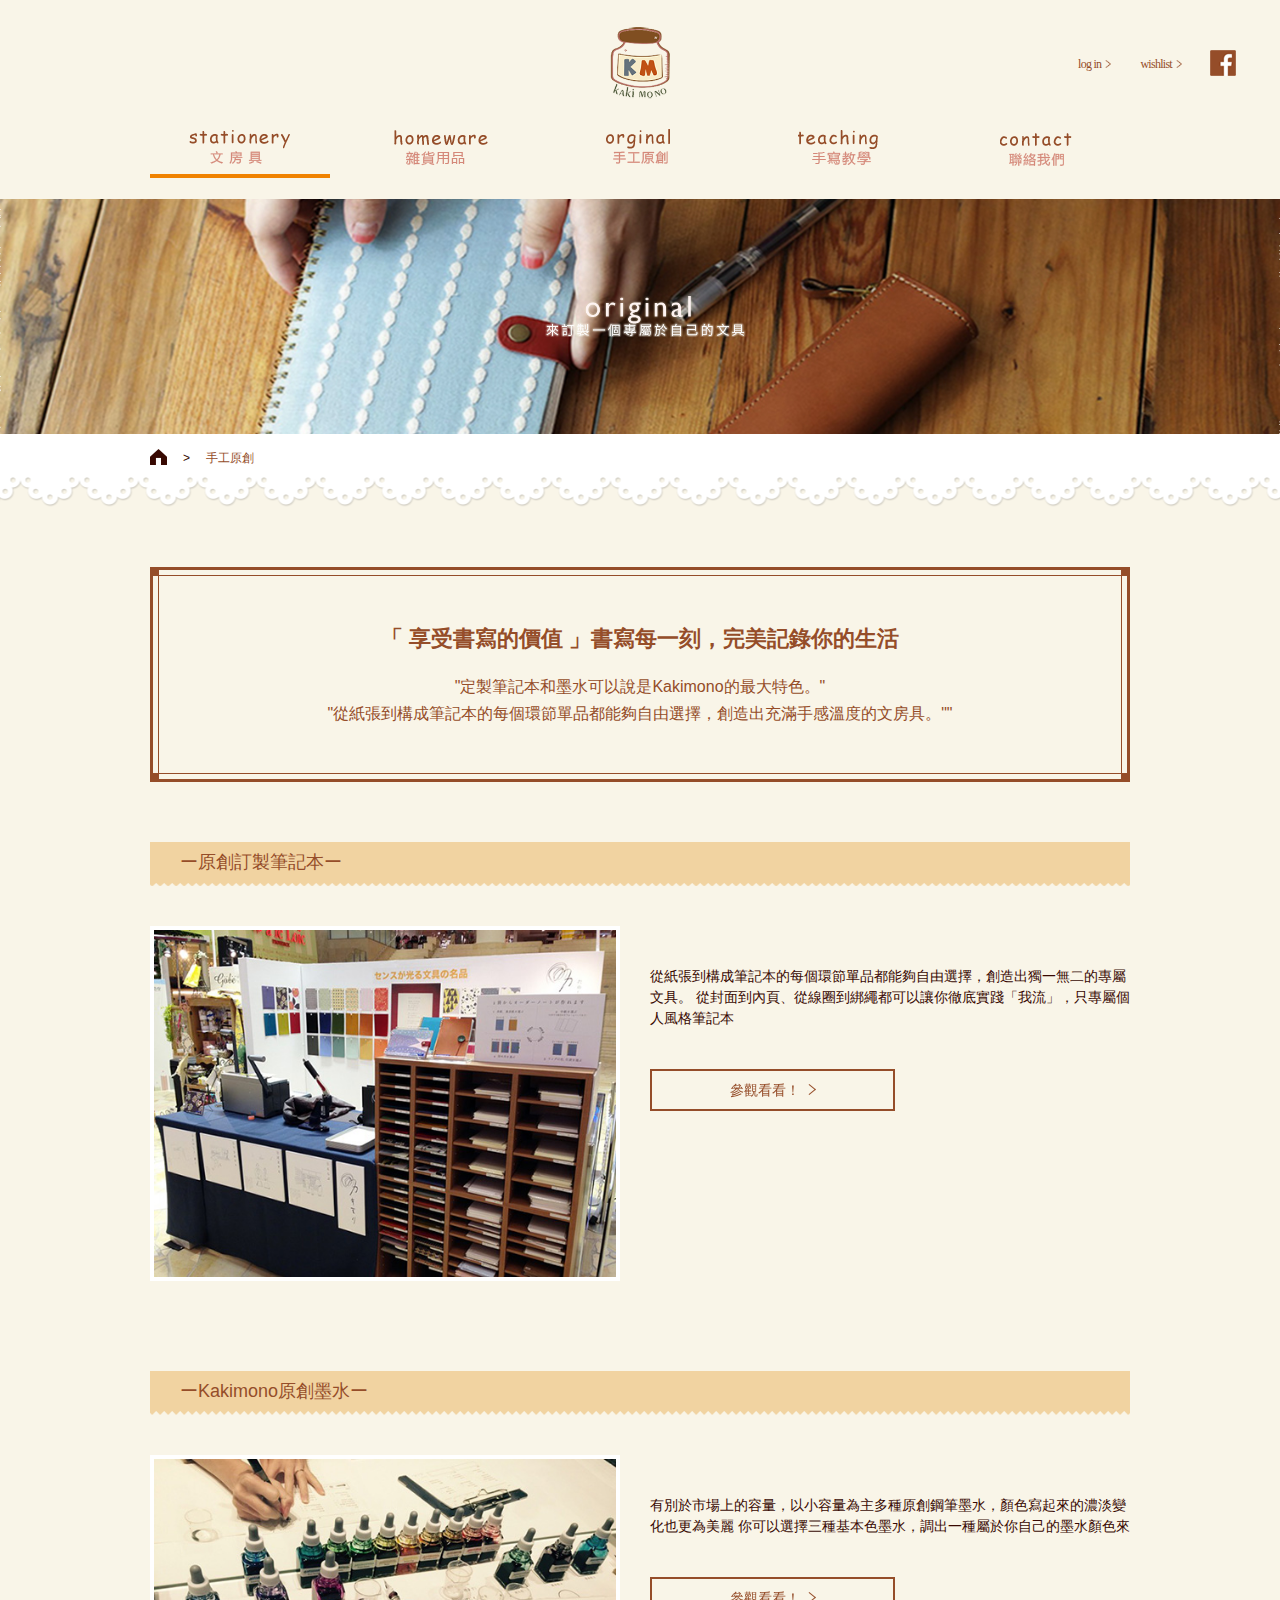
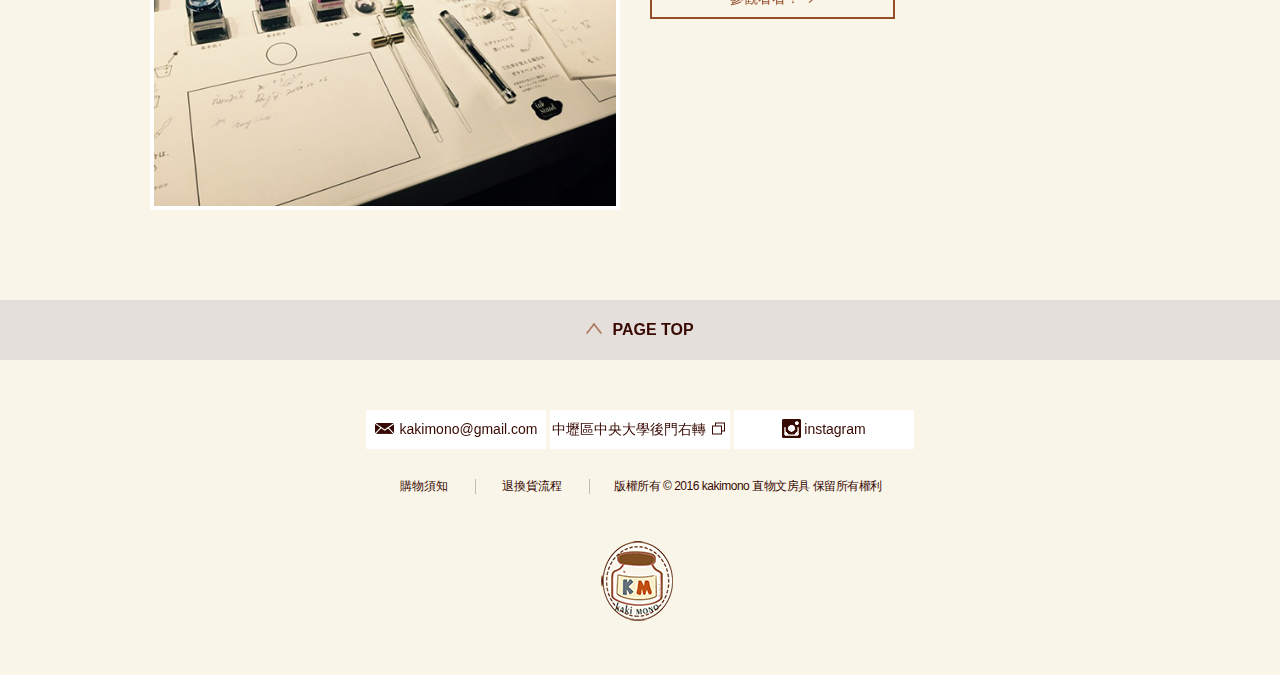
<file: original.html>
<!DOCTYPE html>
<html lang="en">

<head>
    <meta charset="UTF-8">
    <title>原創手工 original</title>
    <meta name="keywords" lang="en" content="kakimono文具,  手帳, 文房具, 生活道具, 工具, 禮品, 紙膠帶, 原子筆, 鉛筆, 自動鉛筆, 鋼筆, 剪刀, 皮件, 飾品">
    <meta name="description" lang="en" content="享受書寫的樂趣從看似不起眼的文具中發現它的美好，為平凡的生活帶來一些不平凡的樂趣。">
    <meta name="viewport" content="width=device-width, initial-scale=1.0, maximum-scale=1.0, user-scalable=no">
    <meta name="format-detection" content="telephone=no">
    
    <link rel="shortcut icon" href="favico.ico">
    <link href="css/normalize.min.css" rel="stylesheet">
    <link href="css/animate.min.css" rel="stylesheet">
    <link href="css/part.css" rel="stylesheet">
    <!-- -->
    <link href="css/recipe.css" rel="stylesheet">
    <!--字型-->
    <link rel="stylesheet" href="css/font-awesome.min.css">
    <!-- -->
    <script type="text/javascript" async src="http://stats.g.doubleclick.net/dc.js"></script>
    <script src="js/ga.js" type="text/javascript"></script>
    <style id="style-1-cropbar-clipper">
    .en-markup-crop-options {
        top: 18px !important;
        left: 50% !important;
        margin-left: -100px !important;
        width: 200px !important;
        border: 2px rgba(255, 255, 255, .38) solid !important;
        border-radius: 4px !important;
    }
    
    .en-markup-crop-options div div:first-of-type {
        margin-left: 0px !important;
    }
    </style>
</head>

<body id="cmn_top">
    <div id="cmn_wrapper">
        <!--手機menu-->
        <div id="cmn_header">
            <header>
                <div id="cmn_header_logo">
                    <p class="logo">
                        <a href="index.html"><img src="img/cmn_head_logo.png" alt="kakimono" width="186" height="82"></a>
                    </p>
                    <p class="menu">
                        <a href="#cmn_header_menu"><img src="img/cmn_head_menu.png" alt="menu" width="60" height="60"></a>
                    </p>
                </div>
                <div id="cmn_header_menu" style="">
                    <nav>
                        <p class="close-cmn_header_menu"><img src="img/cmn_head_menu_close.png" alt="close" width="60" height="60"></p>
                        <ul class="n1" style="">
                            <li><a href="#">回到首頁</a></li>
                            <li class="hover"><span>文房具</span>
                                <ul class="sub" style="display:none;">
                                    <li class><a href="homeware.html">筆記具</a></li>
                                    <li><a href="homeware.html">筆盒/筆袋 </a></li>
                                    <li><a href="homeware.html">墨水</a></li>
                                    <li><a href="homeware.html">筆記本</a></li>
                                </ul>
                            </li>
                            <li class=""><span>雜貨用品</span>
                                <ul class="sub" style="display: none;">
                                    <li><a href="gallery.html">療癒香氛<</a></li>
                                    <li><a href="gallery.html">清潔收納</a></li>
                                    <li><a href="gallery.html">瓶瓶罐罐</a></li>
                                    <li><a href="gallery.html">餐桌道具</a></li>
                                    <li><a href="gallery.html">皮件工具</a></li>
                                </ul>
                            </li>
                          
                        
                            <li class=""><a href="original.html">手工原創</a></li>
                            <li class=""><a href="teaching.html">手寫教學</a></li>
                            <li class=""><a href="about.html">聯絡我們</a></li>
                        </ul>
                        <ul class="n2 cmn_link_ya" style="">
                            <li><a href="#">log in</a></li>
                            <li><a href="#">wishlist</a></li>
                            <li><a href="#"><i class="fa fa-cart-arrow-down"></i>chart</a></li>
                        </ul>
                    </nav>
                </div>
            </header>
            <!---!-->
        </div>
        <div id="cmn_header" class="hdclone" style="top: -100px;">
            <header>
                <div id="cmn_header_logo">
                    <p class="logo">
                        <a href="index.html"><img src="img/cmn_head_logo.png" alt="kakimono" width="186" height="82"></a>
                    </p>
                    <p class="menu">
                        <a href="#cmn_header_menu"><img src="img/cmn_head_menu.png" alt="menu" width="60" height="60"></a>
                    </p>
                </div>
                <div id="cmn_header_menu" style="">
                    <nav>
                        <p class="close-cmn_header_menu"><img src="img/cmn_head_menu_close.png" alt="close" width="60" height="60"></p>
                        <ul class="n1" style="">
                            <li><a href="index.html">回到首頁</a></li>
                            <li class="hover"><span>文房具</span>
                                <ul class="sub" style="display:none;">
                                    <li class><a href="homeware.html">筆記具</a></li>
                                    <li><a href="homeware.html">筆盒/筆袋 </a></li>
                                    <li><a href="homeware.html">墨水</a></li>
                                    <li><a href="homeware.html">筆記本</a></li>
                                </ul>
                            </li>
                            <li><span>雜貨用品</span>
                                <ul class="sub" style=" ">
                                    <li>
                                        <a href="gallery.html">療癒香氛</a>
                                    </li>
                                    <li>
                                        <a href="gallery.html">清潔收納</a>
                                    </li>
                                    <li>
                                        <a href="gallery.html">瓶瓶罐罐</a>
                                    </li>
                                    <li>
                                        <a href="gallery.html">餐桌道具</a>
                                    </li>
                                    <li>
                                        <a href="gallery.html">皮件工具</a>
                                    </li>
                                   
                                    
                                </ul>
                            </li>
                            <li class=""><a href="original.html">手工原創</a></li>
                            <li class=""><a href="teaching.html">手寫教學</a></li>
                            <li class=""><a href="about.html">連絡我們</a></li>
                        </ul>
                        <ul class="n2 cmn_link_ya" style="">
                            <li><a href="">log in</a></li>
                            <li><a href="">whish list</a></li>
                            <li><a href="">chart</a></li>
                        </ul>
                    </nav>
                </div>
            </header>
        </div>
        <!-- cmn_contents -->
        <div id="cmn_contents">
            <div id="cmn_title">
                <br>
                <h1 class="cmn_h1"><img src="img/cmn_title01.png" alt="手工訂作original" width="424" height="76"></h1>
                <nav>
                    <ul class="roll">
                        <li>
                            <a href="index.html"><img src="img/cmn_crumb_home.gif" alt="home" width="17" height="16"></a>
                        </li>
                        <li>手工原創</li>
                    </ul>
                </nav>
            </div>
            <section id="list">
                <div class="tit">
                    <h2>「 享受書寫的價值 」書寫每一刻，完美記錄你的生活</h2>
                    <p>"定製筆記本和墨水可以說是Kakimono的最大特色。"
                        <br>"從紙張到構成筆記本的每個環節單品都能夠自由選擇，創造出充滿手感溫度的文房具。""
                    </p>
                </div>
                <div class="main">
                    <ul>
                        <li>
                            <h3 class="cmn_h3">ー原創訂製筆記本ー<!--<em>NEW！</em>--></h3>
                            <dl class="cf">
                                <dt><img src="img/no01_th.jpg" alt="訂製筆記本" width="544" height="404"></dt>
                                <dd>
                                    <p>從紙張到構成筆記本的每個環節單品都能夠自由選擇，創造出獨一無二的專屬文具。 從封面到內頁、從線圈到綁繩都可以讓你徹底實踐「我流」，只專屬個人風格筆記本
                                        <br>
                                        <ul class="cmn_btn">
                                            <li><a href="original.html">參觀看看！</a></li>
                                        </ul>
                                </dd>
                            </dl>
                        </li>
                        <li>
                            <h3 class="cmn_h3">ーKakimono原創墨水ー<!--<em>NEW！</em>--></h3>
                            <dl class="cf">
                                <dt><img src="img/no02_th.jpg" alt="" width="544" height="404"></dt>
                                <dd>
                                    <p>有別於市場上的容量，以小容量為主多種原創鋼筆墨水，顏色寫起來的濃淡變化也更為美麗 你可以選擇三種基本色墨水，調出一種屬於你自己的墨水顏色來</p>
                                    <ul class="cmn_btn">
                                        <li><a href="original.html">參觀看看！</a></li>
                                    </ul>
                                </dd>
                            </dl>
                        </li>
                    </ul>
                </div>
            </section>
        </div>
        <!-- /cmn_contents -->
        <div id="cmn_footer">
            <footer>
                <p class="ptop cmn_link_fade"><a href="#cmn_wrapper">PAGE TOP</a></p>
                <ul class="cmn_link_fade">
                    <li><a href="mailto:kakimono@gmail.com">kakimono@gmail.com</a></li>
                    <li><a href="https://goo.gl/maps/9LFJcih3ppR2" target="_blank">中壢區中央大學後門右轉 </a></li>
                    <li><a href="https://www.instagram.com/" target="_blank">instagram</a></li>
                </ul>
                <ul>
                    <li>
                        <a href="">購物須知</a>
                    </li>
                    <li>
                        <a href="">退換貨流程</a>
                    </li>
                </ul>
                <p>版權所有 © 2016 kakimono 直物文房具 保留所有權利</p>
                <p>
                    <a href="index.html"><img src="img/cmn_foot_kakimonoi.png" alt="kakimono" width="90" height="93"></a>
                </p>
            </footer>
        </div>
    </div>
    <script src="http://ajax.googleapis.com/ajax/libs/jquery/1.11.0/jquery.min.js"></script>
    <script src="js/animatedModal.min.js"></script>
    <script src="js/common.js"></script>
    <!-- -->
</body>

</html>
</file>
<file: css/part.css>
@charset "UTF-8";
/*----------------------------------------

	- default
	+ cmn_wrapper
		- cmn_header
		- cmn_title
		- cmn_footer

------------------------------------------

	#f9f5e8：薄橙色
	#380902：茶色-
	#954d29：茶色
	#4496ae：青色-hover
	#f08200：橙色-hover
	#e5dfdc：薄茶色景

-----------------------------------------*/

/*----------------------------------------
	default
-----------------------------------------*/

*,*:before,*:after {
	-webkit-box-sizing: border-box;
	-moz-box-sizing: border-box;
	-ms-box-sizing: border-box;
	box-sizing: border-box;
}

body,div,dl,dt,dd,th,td,ul,ol,li,h1,h2,h3,h4,h5,h6,p,strong,em {
	margin: 0;
	padding: 0;
	font-size: 100%;
	font-weight: normal;
	font-style: normal;
}

li {
	list-style: none;
	vertical-align: bottom;
}

img {
	vertical-align: top;
}

a {
	color: #954d29;
	text-decoration: none;
	outline: none;
}

body {
	color: #380902;
	background-color: #f9f5e8;
	font-family: "Noto Sans CJK TC Regular", "微軟正黑體", "新細明體",  sans-serif;
	-webkit-text-size-adjust: 100%;
}

/* clearfix */
.cf:before,.cf:after {
	content: "";
	display: table;
}
.cf:after {
	clear: both;
}
.cf {
	zoom: 1;
}

/* cmn_link_ya */
.cmn_link_ya a {
	padding-left: 1px;
}

.cmn_link_ya a:after {
	content: "";
	display: inline-block;
	width: 8px;
	height: 11px;
	margin-left: 6px;
	background: url(../img/cmn_ya_next_brown.png) no-repeat;
	background-size: 100% 100%;
}

@media screen and (min-width: 641px) {/*PC*/
body {
	min-width: 980px;
	font-size: 14px;
	line-height: 1.5;
}

a:hover {
	color: #4496ae;
}


/* cmn_link_fade */
.cmn_link_fade a {
	display: inline-block;
	box-shadow: 0 0 1px rgba(0, 0, 0, 0);
	backface-visibility: hidden;
	transition: background .5s;
}

/* cmn_link_ya */
.cmn_link_ya a:hover:after {
	background-image: url(../img/cmn_ya_next_blue.png);
}

}

@media screen and (max-width: 640px) {/*SP*/

body{
	min-width: 320px;
	font-size: 12px;
	line-height: 1.4;
}

  img { zoom: .5; }
a img { zoom:  1; }

/* cmn_link_fade */
.cmn_link_fade a {
	display: inline-block;
}

/* cmn_link_ya */
.cmn_link_ya a:after {
	width: 6px;
	height: 8px;
	margin-left: 5px;
}

}


/*----------------------------------------
	cmn_title
-----------------------------------------*/

#cmn_title .cmn_h1 {
	height: 235px;
	padding-top: 97px;
	background-repeat: no-repeat;
	background-position: center;
	background-size: cover;
	text-align: center;
}

@media screen and (min-width: 641px) {/*PC*/

#cmn_title .cmn_h1 img { width: auto; height: 41px; }

/* crumb */
#cmn_title nav {
	background-color: #fff;
}

#cmn_title nav:after {
	content: "";
	display: block;
	height: 30px;
	background: #f9f5e8 url(../img/cmn_crumb_bg.png) repeat-x center top;
	background-size: 59px 30px;
}

#cmn_title ul {
	width: 980px;
	margin: 0 auto;
	padding: 12px 0 10px 0;
	letter-spacing: -.4em;
}

#cmn_title ul li {
	display: inline-block;
	letter-spacing: normal;
	font-size: 12px;
	color: #954d29;
}

#cmn_title ul li + li:before {
	content: ">";
	display: inline-block;
	padding: 0 16px;
	color: #380902;
}

#cmn_title ul li a {
	color: #380902;
}

#cmn_title ul li a:hover {
	color: #4496ae;
}

}

@media screen and (max-width: 640px) {/*SP*/

#cmn_title .cmn_h1 {
	height: 85px;
	padding-top: 24px;
}

#cmn_title nav {
	display: none;
}

}


/*----------------------------------------
	cmn_h2
-----------------------------------------*/

.cmn_h2 {
	width: 596px;
	margin: 60px auto 0 auto;
	padding: 19px 0 17px 0;
	color: #954d29;
	font-size: 22px;
	text-align: center;
	box-shadow: 0 3px 0 #954d29 inset, 0 8px 0 #f9f5e8 inset, 0 9px 0 #954d29 inset, 0 -3px 0 #954d29 inset, 0 -8px 0 #f9f5e8 inset, 0 -9px 0 #954d29 inset;
}

.cmn_h2 + p {
	margin-top: 30px;
	font-size: 16px;
	text-align: center;
}

@media screen and (max-width: 640px) {/*SP*/

.cmn_h2 {
	width: auto;
	margin-top: 25px;
	padding: 17px 0 15px 0;
	font-size: 13px;
	box-shadow: 0 2px 0 #954d29 inset, 0 5px 0 #f9f5e8 inset, 0 6px 0 #954d29 inset, 0 -2px 0 #954d29 inset, 0 -5px 0 #f9f5e8 inset, 0 -6px 0 #954d29 inset;
}

.cmn_h2 + p {
	margin-top: 18px;
	font-size: 12px;
	text-align: left;
}

}


/*----------------------------------------
	cmn_h3
-----------------------------------------*/

.cmn_h3 {
	margin-top: 60px;
	padding: 7px 30px 10px 30px;
	color: #954d29;
	font-size: 18px;
	background: #f1d3a1 url(../img/cmn_main_h3_bg.gif) repeat-x center bottom;
	background-size: 8px auto;
}

section + section > .cmn_h3 {
	margin-top: 90px;
}

.cmn_h3 + p {
	margin-top: 30px;
}

@media screen and (max-width: 640px) {/*SP*/

.cmn_h3 {
	margin-top: 25px;
	padding: 7px 15px 10px 15px;
	font-size: 12px;
	background-size: 9px auto;
}

section + section > .cmn_h3 {
	margin-top: 45px;
}

.cmn_h3 + p {
	margin-top: 18px;
}

}


/*----------------------------------------
	cmn_line
-----------------------------------------*/

.cmn_line {
	margin-top: 36px;
	padding-top: 27px;
	background: url(../img/cmn_main_line01.gif) repeat-x -1px 0;
	background-size: auto 1px;
}

@media screen and (max-width: 640px) {/*SP*/

.cmn_line {
	margin-top: 26px;
	padding-top: 27px;
}

}


/*----------------------------------------
	cmn_btn
-----------------------------------------*/

.cmn_btn a {
	display: inline-block;
	width: 245px;
	padding: 9px 0 8px 0;
	text-align: center;
	border: solid 2px #954d29;
}

.cmn_btn a:after {
	content: "";
	display: inline-block;
	width: 8px;
	height: 11px;
	margin-left: 8px;
	background: url(../img/cmn_ya_next_brown.png) no-repeat;
	background-size: 100% 100%;
}

@media screen and (min-width: 641px) {/*PC*/

.cmn_btn a {
	box-shadow: 0 0 1px rgba(0, 0, 0, 0);
	backface-visibility: hidden;
	transition: background .5s;
}

.cmn_btn a:hover {
	color: #954d29;
	background-color: #fff;
}

}

@media screen and (max-width: 640px) {/*SP*/

.cmn_btn a {
	width: 220px;
	padding: 10px 0;
	border-width: 1px;
}

.cmn_btn a:after {
	width: 6px;
	height: 8px;
	margin-left: 5px;
}

}


/*----------------------------------------
	cmn_wrapper
-----------------------------------------*/

@media screen and (max-width: 640px) {/*SP*/

#cmn_wrapper {
	padding-top: 60px;
}

}


/*----------------------------------------
	cmn_header
-----------------------------------------*/

@media screen and (min-width: 641px) {/*PC*/

#cmn_header p.logo img { 
	width: auto; 
	height: 74px;}
#cmn_header.hdclone p img { 
	width: auto; height: 65px; 
}

#cmn_header {
	position: relative;
	z-index: 10;
	width: 100%;
	min-width: 980px;
	height: 178px;
	background-color: #f9f5e8;
}

#cmn_header p.logo {
	padding: 26px 0 16px 0;
	text-align: center;
}

#cmn_header p.menu,
#cmn_header p.close-cmn_header_menu {
	display: none;
}

/* nav1 */
#cmn_header .n1 {
	width: 980px;
	margin: 0 auto;
}

#cmn_header .n1 > li:nth-child(1) {
	display: none;
}

#cmn_header .n1 > li {
	position: relative;
	float: left;
}

#cmn_header .n1 > li + li + li {
	margin-left: 20px;
}

#cmn_header .n1 > li > a,
#cmn_header .n1 > li > span {
	cursor: pointer;
	position: relative;
	display: block;
	width: 180px;
	height: 62px;
	text-indent: 100%;
	white-space: nowrap;
	overflow: hidden;
	background-repeat: no-repeat;
	background-position: center;
}

#cmn_header .n1 > li:nth-child(2) > span    { background-image: url(../img/cmn_head_nav01.png); }
#cmn_header .n1 > li:nth-child(3) > span   { background-image: url(../img/cmn_head_nav02.png); }
#cmn_header .n1 > li:nth-child(4) > a    { background-image: url(../img/cmn_head_nav03.png); }
#cmn_header .n1 > li:nth-child(5) > a  { background-image: url(../img/cmn_head_nav04.png); }
#cmn_header .n1 > li:nth-child(6) > a { background-image: url(../img/cmn_head_nav05.png); }

#cmn_header .n1 > li.hover > span:before,
#cmn_header .n1 > li > a:hover:before,
#cmn_about    #cmn_header .n1 > li:nth-child(2) > span:after,
#cmn_recipe   #cmn_header .n1 > li:nth-child(3) > span:after,
#cmn_gallery  #cmn_header .n1 > li:nth-child(4) > a:after,
#cmn_products #cmn_header .n1 > li:nth-child(5) > a:after,
#cmn_shop     #cmn_header .n1 > li:nth-child(6) > a:after {
	content: "";
	display: block;
	position: absolute;
	z-index: -1;
	left: 0;
	right: 0;
	bottom: 0;
	height: 4px;
	background: #f08200;
}

/* nav1 sub */
#cmn_header .n1 ul {
	display: none;
	position: absolute;
	top: 62px;
	left: 0;
	width: 180px;
	background-color: rgba(56,9,2,0.8);
}

#cmn_header .n1 ul li a {
	display: block;
	padding: 6px 12px;
	color: #fff;
	font-size: 12px;
	background: url(../img/cmn_ya_next_orange.png) no-repeat 162px center;
	background-size: 8px 11px;
}

#cmn_header .n1 ul li a:hover {
	color: #380902;
	background-color: #f5e2c2;
}

#cmn_products.base-item     #cmn_header .n1 > li:nth-child(5) ul li:nth-child(1) a,
#cmn_products.satin-ribbon  #cmn_header .n1 > li:nth-child(5) ul li:nth-child(2) a,
#cmn_products.motif-parts   #cmn_header .n1 > li:nth-child(5) ul li:nth-child(3) a,
#cmn_products.message-seal  #cmn_header .n1 > li:nth-child(5) ul li:nth-child(4) a,
#cmn_shop.hokkaido-tohoku   #cmn_header .n1 > li:nth-child(6) ul li:nth-child(1) a,
#cmn_shop.kanto             #cmn_header .n1 > li:nth-child(6) ul li:nth-child(2) a,
#cmn_shop.shinetsu-hokuriku #cmn_header .n1 > li:nth-child(6) ul li:nth-child(3) a,
#cmn_shop.tokai             #cmn_header .n1 > li:nth-child(6) ul li:nth-child(4) a,
#cmn_shop.kinki             #cmn_header .n1 > li:nth-child(6) ul li:nth-child(5) a,
#cmn_shop.cyugoku           #cmn_header .n1 > li:nth-child(6) ul li:nth-child(6) a,
#cmn_shop.shikoku           #cmn_header .n1 > li:nth-child(6) ul li:nth-child(7) a,
#cmn_shop.kyushu-okinawa    #cmn_header .n1 > li:nth-child(6) ul li:nth-child(8) a {
	color: #380902;
	background-color: #f5e2c2;
}

/* nav2 */
#cmn_header .n2 {
	position: absolute;
	top: 53px;
	right: 44px;
}

#cmn_header .n2 li {
	float: left;
	margin-left: 28px;
	font-family: "Noto Sans CJK TC Regular", "微軟正黑體", "新細明體";
}

#cmn_header .n2 li a {
	font-size: 12px;
	letter-spacing: -.06em;
}

#cmn_header .n2 li a:after {
	width: 6px;
	height: 8px;
	margin-left: 4px;
}

#cmn_header .n2 li:nth-child(3) a {
	display: block;
	width: 26px;
	height: 26px;
	margin-top: -3px;
	text-indent: 100%;
	padding: 0;
	white-space: nowrap;
	overflow: hidden;
	background: url(../img/cmn_head_fb.png) no-repeat top;
}

#cmn_header .n2 li:nth-child(3) a:hover {
	background-position: bottom;
	font-family: "Noto Sans CJK TC Regular", "微軟正黑體", "新細明體";
}

/* fixed */
#cmn_header.hdclone.fixed {
	z-index: 9999999;
}

#cmn_header.hdclone {
	position: fixed;
	z-index: -1;
	top: 0;
	left: 0;
	height: 75px;
	border-bottom: solid 1px #e5dfdc;
}

#cmn_header.hdclone header {
	position: relative;
	width: 980px;
	margin: 0 auto;
}

#cmn_header.hdclone p {
	padding: 8px 0 0 0;
	text-align: left;
}

#cmn_header.hdclone .n1 {
	position: absolute;
	top: 13px;
	right: 0;
	width: auto;
	margin: 0 auto;
}

#cmn_header.hdclone .n1 > li + li + li {
	margin-left: 2px;
}

#cmn_header.hdclone .n1 > li:nth-child(2) a {
	width: 170px;
}

#cmn_header.hdclone .n1 > li > a,
#cmn_header.hdclone .n1 > li > span {
	width: 160px;
}

#cmn_header.hdclone .n1 ul {
	width: 160px;
}

#cmn_header.hdclone .n1 ul li a {
	font-size: 11px;
	background-position: 142px center;
}

#cmn_header.hdclone .n2 {
	display: none;
}

}

@media screen and (max-width: 640px) {/*SP*/

#cmn_header p.logo img { 
	width: auto;
    height:80px;
}


#cmn_header p.menu img { 
	width: auto; height: 30px; 
}

#cmn_header_logo {
	position: fixed;
	z-index: 9998;
	top: 0;
	left: 0;
	width: 100%;
	min-width: 320px;
	height: 60px;
	background-color: #f9f5e8;
	border-bottom: solid 1px #e5dfdc;
}

#cmn_header_logo p.logo {
	padding-top: 10px;
	text-align: center;
}

#cmn_header_logo p.menu {
	position: absolute;
	top: 16px;
	right: 18px;
}

#cmn_header_menu {
	position: fixed;
	z-index: -9999;
	padding-bottom: 20px;
	background:#842;
	opacity: 0;
}

#cmn_header_menu p.close-cmn_header_menu {
	position: fixed;
	z-index: 10;
	top: 0;
	left: 0;
	width: 100%;
	padding: 15px 20px;
	text-align: right;
	background-color: #291511;
}

#cmn_header_menu a {
	color: #fff;
}

#cmn_header_menu ul {
	padding: 0 20px;
}

/* nav1 */
#cmn_header_menu .n1 {
	padding-top: 64px;
}

#cmn_header_menu .n1 li {
	padding-top: 8px;
}

#cmn_header_menu .n1 li a,
#cmn_header_menu .n1 li span {
	display: block;
	position: relative;
	height: 40px;
	color: #fff;
	font-size: 13px;
	line-height: 40px;
	background: url(../img/cmn_head_menu_line.png) repeat-x 0 bottom;
	background-size: 5px;
}

#cmn_header_menu .n1 li a:after,
#cmn_header_menu .n1 li span:after {
	content: "";
	display: block;
	position: absolute;
	top: 0;
	bottom: 0;
	right: 4px;
	width: 8px;
	margin-left: 6px;
	background: url(../img/cmn_ya_next_orange.png) no-repeat 0 center;
	background-size: 100% auto;
}

#cmn_header_menu .n1 li span:after {
	right: 2px;
	width: 11px;
	background: url(../img/cmn_ya_up_white.png) no-repeat 0 center;
	background-size: 100% auto;
}

#cmn_header_menu .n1 li span.sp:after {
	background: url(../img/cmn_ya_down_orange.png) no-repeat 0 center;
	background-size: 100% auto;
}

#cmn_header_menu .n1 li.sel span:after {
	background: url(../img/cmn_ya_down_orange.png) no-repeat 0 center;
	background-size: 100% auto;
}

#cmn_header_menu .n1 li.sel span.sp:after {
	background: url(../img/cmn_ya_up_white.png) no-repeat 0 center;
	background-size: 100% auto;
}

#cmn_header_menu .n1 li li a {
	height: 30px;
	font-size: 12px;
	line-height: 30px;
}

#cmn_top      #cmn_header .n1 > li:nth-child(1) > a,
#cmn_about    #cmn_header .n1 > li:nth-child(2) > a,
#cmn_recipe   #cmn_header .n1 > li:nth-child(3) > a,
#cmn_gallery  #cmn_header .n1 > li:nth-child(4) > a {
	margin: 0 -20px;
	padding: 0 20px;
	color: #954d29;
	background: #f9f5e8;
}

#cmn_products.base-item     #cmn_header .n1 > li:nth-child(5) ul li:nth-child(1) a,
#cmn_products.satin-ribbon  #cmn_header .n1 > li:nth-child(5) ul li:nth-child(2) a,
#cmn_products.motif-parts   #cmn_header .n1 > li:nth-child(5) ul li:nth-child(3) a,
#cmn_products.message-seal  #cmn_header .n1 > li:nth-child(5) ul li:nth-child(4) a,

#cmn_shop.hokkaido-tohoku   #cmn_header .n1 > li:nth-child(6) ul li:nth-child(1) a,
#cmn_shop.kanto             #cmn_header .n1 > li:nth-child(6) ul li:nth-child(2) a,
#cmn_shop.shinetsu-hokuriku #cmn_header .n1 > li:nth-child(6) ul li:nth-child(3) a,
#cmn_shop.tokai             #cmn_header .n1 > li:nth-child(6) ul li:nth-child(4) a,
#cmn_shop.kinki             #cmn_header .n1 > li:nth-child(6) ul li:nth-child(5) a,
#cmn_shop.cyugoku           #cmn_header .n1 > li:nth-child(6) ul li:nth-child(6) a,
#cmn_shop.shikoku           #cmn_header .n1 > li:nth-child(6) ul li:nth-child(7) a,
#cmn_shop.kyushu-okinawa    #cmn_header .n1 > li:nth-child(6) ul li:nth-child(8) a {
	margin: 0 -20px;
	padding: 0 20px;
	color: #954d29;
	background: #f9f5e8;
}

#cmn_top      #cmn_header .n1 > li:nth-child(1) > a:after,
#cmn_about    #cmn_header .n1 > li:nth-child(2) > a:after,
#cmn_recipe   #cmn_header .n1 > li:nth-child(3) > a:after,
#cmn_gallery  #cmn_header .n1 > li:nth-child(4) > a:after,
#cmn_products.base-item     #cmn_header .n1 > li:nth-child(5) ul li:nth-child(1) a:after,
#cmn_products.satin-ribbon  #cmn_header .n1 > li:nth-child(5) ul li:nth-child(2) a:after,
#cmn_products.motif-parts   #cmn_header .n1 > li:nth-child(5) ul li:nth-child(3) a:after,
#cmn_products.message-seal  #cmn_header .n1 > li:nth-child(5) ul li:nth-child(4) a:after,
#cmn_shop.hokkaido-tohoku   #cmn_header .n1 > li:nth-child(6) ul li:nth-child(1) a:after,
#cmn_shop.kanto             #cmn_header .n1 > li:nth-child(6) ul li:nth-child(2) a:after,
#cmn_shop.shinetsu-hokuriku #cmn_header .n1 > li:nth-child(6) ul li:nth-child(3) a:after,
#cmn_shop.tokai             #cmn_header .n1 > li:nth-child(6) ul li:nth-child(4) a:after,
#cmn_shop.kinki             #cmn_header .n1 > li:nth-child(6) ul li:nth-child(5) a:after,
#cmn_shop.cyugoku           #cmn_header .n1 > li:nth-child(6) ul li:nth-child(6) a:after,
#cmn_shop.shikoku           #cmn_header .n1 > li:nth-child(6) ul li:nth-child(7) a:after,
#cmn_shop.kyushu-okinawa    #cmn_header .n1 > li:nth-child(6) ul li:nth-child(8) a:after {
	display: none;
}

/* nav2 */
#cmn_header_menu .n2 {
	padding-top: 32px;
}

#cmn_header_menu .n2 li + li {
	padding-top: 4px;
}

#cmn_header_menu .n2 li a {
	display: block;
	padding: 6px;
	text-align: center;
	background-color: #291511;
}

#cmn_header_menu .n2 li a:after {
	display: none;
}

}


/*----------------------------------------
	cmn_footer 尾巴
-----------------------------------------*/

#cmn_footer {
	margin-top: 60px;
	padding-bottom: 50px;
	text-align: center;
}

/* pagetop */
#cmn_footer p.ptop a {
	display: block;
	padding: 18px 0;
	color: #380902;
	background-color: #e5dfdc;
	font-size: 16px;
	font-weight: bold;
}

#cmn_footer p.ptop a:before {
	content: "";
	display: inline-block;
	width: 16px;
	height: 12px;
	margin-right: 10px;
	background: url(../img/cmn_ya_up_brown.png) no-repeat;
	background-size: 100% 100%;
	opacity: 0.8;
}

/* nav1 */
#cmn_footer p + ul li a {
	display: block;
	padding: 9px 0 7px 0;
	color: #380902;
	background-color: #fff;
}

#cmn_footer p + ul li:nth-child(1) a:before {
	content: "";
	display: inline-block;
	width: 19px;
	height: 19px;
	margin: 0 6px 4px 0;
	background: url(../img/cmn_foot_mark01.png) no-repeat;
	background-size: 100% 100%;
	vertical-align: middle;
}

#cmn_footer p + ul li:nth-child(2) a:after {
	content: "";
	display: inline-block;
	width: 19px;
	height: 19px;
	margin: 0 0 4px 0;
	background: url(../img/cmn_foot_mark02.png) no-repeat;
	background-size: 100% 100%;
	vertical-align: middle;
}

#cmn_footer p + ul li:nth-child(3) a:before {
	content: "";
	display: inline-block;
	width: 19px;
	height: 19px;
	margin: 0 3px 4px 0;
	background: url(../img/cmn_foot_mark03.png) no-repeat;
	background-size: 100% 100%;
	vertical-align: middle;
}

#cmn_footer p + ul + ul li a {
	color: #380902;
}

/* logo */
#cmn_footer p + ul + ul + p + p img { }

#cmn_footer p + ul + ul + p + p {
	margin-top: 36px;
}

@media screen and (min-width: 641px) {/*PC*/

/* pagetop */
#cmn_footer p.ptop a:hover {
	background-color: #fff;
}

/* nav1 */
#cmn_footer p + ul {
	margin: 50px 0 26px 0;
	letter-spacing: -.4em;
}

#cmn_footer p + ul li {
	display: inline-block;
	letter-spacing: normal;
}

#cmn_footer p + ul li a {
	width: 180px;
	margin: 0 2px;
}

#cmn_footer p + ul li a:hover {
	background-color: #e5dfdc;
}

/* nav2 */
#cmn_footer p + ul + ul {
	display: inline-block;
	line-height: 1.3;
}

#cmn_footer p + ul + ul li {
	display: inline-block;
	padding: 0 27px 0 22px;
	font-size: 12px;
	border-right: solid 1px #c9baae;
}

#cmn_footer p + ul + ul li a:hover,
#cmn_footer p + ul + ul li a:active {
	color: #4496ae;
}

/* copy */
#cmn_footer p + ul + ul + p {
	display: inline-block;
	padding: 0 20px;
	font-size: 12px;
	line-height: 1.3;
	letter-spacing: -.04em;
}

}

@media screen and (max-width: 640px) {/*SP*/

#cmn_footer p + ul + ul + p + p img { width: auto; height: 26px; }

#cmn_footer {
	margin-top: 45px;
}

/* pagetop */
#cmn_footer p.ptop a {
	padding: 20px 0;
	font-size: 15px;
}

/* nav1 */
#cmn_footer p + ul {
	margin: 24px 20px 0 20px;
}

#cmn_footer p + ul li a {
	margin-top: 4px;
}

/* nav2 */
#cmn_footer p + ul + ul {
	margin: 40px 0 20px 0;
	letter-spacing: -.4em;
}

#cmn_footer p + ul + ul li {
	display: inline-block;
	margin: 0 30px;
	letter-spacing: normal;
}

/* copy */
#cmn_footer p + ul + ul + p {
	font-size: 10px;
}

}
</file>
<file: css/about.css>
@charset "UTF-8";
/*----------------------------------------

	- cmn_title
	- about

-----------------------------------------*/

/*----------------------------------------
	cmn_title
-----------------------------------------*/

#cmn_title .cmn_h1 {
	background-image: url(../img/about_title_bg.jpg);
}

@media screen and (max-width: 640px) {/*SP*/

#cmn_title .cmn_h1 {
	background-image: url(../img/about_title_bg@sp.jpg);
}

}


/*----------------------------------------
	about
-----------------------------------------*/

/* picline */
#about .picline {
	position: relative;
	border: solid 3px #954d29;
}
#about .picline:after {
	content: "";
	display: block;
	position: absolute;
	top: 5px;
	left: 5px;
	right: 5px;
	bottom: 5px;
	box-shadow: 0 0 0 1px #954d29 inset;
}
#about .picline span {
	content: "";
	display: block;
	position: absolute;
	width: 6px;
	height: 6px;
	background-color: #954d29;
}
#about .picline span:nth-child(2) { top: 0; left: 0; }
#about .picline span:nth-child(3) { top: 0; right: 0; }
#about .picline span:nth-child(4) { bottom: 0; left: 0; }
#about .picline span:nth-child(5) { bottom: 0; right: 0; }

/* li */
#about li.picline {
	border: solid 2px #cba466;
}
#about li.picline:after {
	top: 3px;
	left: 3px;
	right: 3px;
	bottom: 3px;
	box-shadow: 0 0 0 1px #cba466 inset;
}
#about li.picline span {
	width: 4px;
	height: 4px;
	background-color: #cba466;
}

/* new */

#about #box02{
position:relative;}

#about #box03 .garland {
	content: "";
	display: block;
	position: absolute;
	z-index: 50;
	top: -20px;
	left: -20px;
	width: 74px;
	height: 54px;
	background:url(../img/garland.png) no-repeat center;
	background-size: 100% 100%;
}


#about #box02 .garland {
	content: "";
	display: block;
	position: absolute;
	z-index: 50;
	top: -20px;
	left: -20px;
	width: 74px;
	height: 54px;
	background:url(../img/garland.png) no-repeat center;
	background-size: 100% 100%;
}


@media screen and (min-width: 641px) {/*PC*/

#about #box02 li img { width: 211px; height: 211px; }

#about {
	width: 980px;
	margin: 0 auto;
}

/* box01 */
#about #box01 {
	text-align: center;
}

#about #box01 h2 {
	margin: 60px 0;
}

#about #box01 p.picline {
	margin-bottom: 52px;
}

#about #box01 p + p {
	margin-top: 36px;
	color: #954d29;
	font-size: 18px;
	line-height: 2;
}

#about #box01 p em {
	font-weight: bold;
}

/* box02 */
#about #box02 li {
	float: left;
	margin-top: 56px;
}

#about #box02 li + li {
	margin-left: 40px;
}

#about #box02 p.cmn_btn {
	margin-top: 70px;
	text-align: center;
}

}

@media screen and (max-width: 640px) {/*SP*/

#about #box01 h2 + p img { width: 100%; height: 100%; }
#about #box02 li img { width: 100%; height: 100%; }

#about {
	margin: 0 20px;
}

/* picline */
#about .picline {
	border: solid 2px #954d29;
}

#about .picline:after {
	top: 3px;
	left: 3px;
	right: 3px;
	bottom: 3px;
}

#about .picline span {
	width: 4px;
	height: 4px;
}

/* li */
#about li.picline:after {
	top: 2px;
	left: 2px;
	right: 2px;
	bottom: 2px;
}
#about li.picline span {
	width: 3px;
	height: 3px;
}

/* box01 */
#about #box01 h2 {
	margin: 25px 0;
	text-align: center;
}

#about #box01 p.picline {
	margin-bottom: 26px;
}

#about #box01 p + p {
	margin-top: 20px;
	color: #954d29;
	line-height: 2;
}

#about #box01 p em {
	font-weight: bold;
}

#about #box01 p + p br {
	display: none;
}

#about #box01 p em + br {
	display: inline;
}

/* box02 */
#about #box02 li {
	position: relative;
	float: left;
	width: 46%;
	margin-top: 28px;
}

#about #box02 li + li + li {
	margin-top: 8%;
}

#about #box02 li:nth-child(even) {
	float: right;
}

#about #box02 p.cmn_btn {
	margin-top: 35px;
	text-align: center;
}

#about #box02 .garland {
	display: none;
}
#about #box03 .garland {
	display: none;
}
}
</file>
<file: css/stationery.css>
@charset "utf-8";
/* CSS Document */

@charset "UTF-8";
/*----------------------------------------

	- cmn_title
	- sationery

-----------------------------------------*/

/*----------------------------------------
	cmn_title
-----------------------------------------*/

#cmn_title .cmn_h1 {
	background-image: url(../img/cmn_title02_bg.jpg);
}

@media screen and (max-width: 640px) {/*SP*/

#cmn_title .cmn_h1 {
	background-image: url(../img/cmn_title02_bg@sp.jpg);
}

}


/*----------------------------------------
	gallery
-----------------------------------------*/

/* new */
#gallery li.new a:after {
	content: "";
	display: block;
	position: absolute;
	z-index: 50;
	top: -6px;
	left: -6px;
	width: 40px;
	height: 40px;
	background: url(../img/cmn_main_new.png) no-repeat center;
	background-size: 100% 100%;
}

/* cbox */
#gallery .cbox {
	display: none;
}

@media screen and (min-width: 641px) {/*PC*/

#gallery li img.pic { width: 100%; height: auto; }

#gallery {
	width: 980px;
	margin: 0 auto;
	padding-bottom: 30px;
}

#gallery p.txt {
	margin-top: 45px;
	font-size: 16px;
	line-height: 2;
	text-align: center;
}

#gallery li {
	float: left;
	width: 236px;
	margin: 50px 0 0 136px;
}

#gallery li:nth-child(3n+1) {
	clear: both;
	margin-left: 0;
}

/* splink */
#gallery .splink a {
  position: relative;
  display: block;
	width: 236px;
	height: 236px;
	background-color: #fff;
  -webkit-backface-visibility: hidden;
  backface-visibility: hidden;
}

#gallery .splink a + a {
	display: none;
}

#gallery .splink a:before {
	content: "";
  position: absolute;
	z-index: 1;
  top: 0;
  left: 0;
  right: 0;
  bottom: 0;
	border: solid 4px #fff;
}

#gallery .splink a .cv {
  position: absolute;
  z-index: 2;
  top: 0;
  left: 0;
  right: 0;
  bottom: 0;
	color: #fff;
	line-height: 236px;
	text-align: center;
	background: url(../img/top_recipe_bg.png) repeat;
	border: solid 4px #a4948d;
  opacity: 0;
  -webkit-transition: opacity 0.5s ease-out;
  transition: opacity 0.5s ease-out;
}

#gallery .splink a .cv p:after {
	content: "";
	display: inline-block;
	width: 9px;
	height: 12px;
	margin-left: 10px;
	background: url(../img/cmn_ya_next_white.png) no-repeat;
	background-size: 100% 100%;
}

#gallery .splink .picwp {
	overflow: hidden;
	position: absolute;
	top: 3px;
	left: 3px;
	width: 230px;
	height: 230px;
}

#gallery .splink a img.pic {
	-webkit-transition: -webkit-transform 1s ease-out;
	-moz-transition: transform 1s ease-out;
	-ms-transition: transform 1s ease-out;
	-o-transition: transform 1s ease-out;
	transition: transform 1s ease-out;
	-webkit-transform: scale(1), translate3d(0, 0, 0);
	-moz-transform: scale(1), translate3d(0, 0, 0);
	-ms-transform: scale(1), translate3d(0, 0, 0);
	transform: scale(1), translate3d(0, 0, 0);
}

#gallery .splink a:hover .cv {
  opacity: 1;
}

#gallery .splink a:hover .pic {
	-webkit-transition: transform 0.8s ease-out;
	-moz-transition: transform 0.8s ease-out;
	-ms-transition: transform 0.8s ease-out;
	transition: transform 0.8s ease-out;
	-webkit-transform: scale(1.1);
	-moz-transform: scale(1.1);
	-ms-transform: scale(1.1);
	transform: scale(1.1);
}

/* txt */
#gallery .splink + p {
	margin-top: 8px;
}

#gallery .splink + p span {
	 font-size: 10px;
}

/* cbox */
.cbox {
	width: 640px;
}

.cbox p {
	width: 600px;
	margin: 0 auto;
}

.cbox p img {
	width: 600px;
	height: auto;
}

.cbox p + p {
	padding-top: 16px;
}

.cbox p + p + p {
	padding-top: 8px;
}

}

@media screen and (max-width: 640px) {/*SP*/

#gallery li img.pic { width: 100%; height: auto; }

#gallery {
	margin: 0 20px;
}

#gallery p.txt {
	margin-top: 24px;
}

#gallery li {
	clear: both;
	float: left;
	width: 46%;
	margin-top: 26px;
}

#gallery li:nth-child(even) {
	clear: none;
	float: right;
}

#gallery .splink a {
  position: relative;
  display: block;
}

#gallery .splink a .cv {
	display: none;
}

#gallery .splink a .picwp {
	border: solid 4px #fff;
}

/* txt */
#gallery .splink + p {
	margin-top: 4px;
}

#gallery .splink + p span {
	 font-size: 10px;
}

/* new */
#gallery li.new a:after {
	top: -5px;
	left: -5px;
	width: 23%;
	height: 23%;
}

/* cbox */
.cbox p {
	margin: 0 10px;
}

.cbox p img {
	width: 100%;
	height: auto;
}

.cbox p + p {
	margin: 0 20px;
	padding-top: 16px;
}

.cbox p + p + p {
	margin: 0 20px;
	padding-top: 8px;
}

}
</file>
<file: css/colorbox.css>
@charset "utf-8";

/* CSS Document */

<!-- --> @charset "UTF-8";
#colorbox,
#cboxOverlay,
#cboxWrapper {
    position: absolute;
    top: 0;
    left: 0;
    z-index: 99999999999;
    overflow: hidden;
}

#cboxOverlay {
    position: fixed;
    width: 100%;
    height: 100%;
}

#cboxMiddleLeft,
#cboxBottomLeft {
    clear: left;
}

#cboxContent {
    position: relative;
}

#cboxLoadedContent {
    overflow: auto;
    -webkit-overflow-scrolling: touch;
}

#cboxTitle {
    margin: 0;
}

#cboxLoadingOverlay,
#cboxLoadingGraphic {
    position: absolute;
    top: 0;
    left: 0;
    width: 100%;
    height: 100%;
}

#cboxPrevious,
#cboxNext,
#cboxClose,
#cboxSlideshow {
    cursor: pointer;
}

.cboxPhoto {
    float: left;
    margin: auto;
    border: 0;
    display: block;
    max-width: none;
    -ms-interpolation-mode: bicubic;
}

.cboxIframe {
    width: 100%;
    height: 100%;
    display: block;
    border: 0;
}

#colorbox,
#cboxContent,
#cboxLoadedContent {
    box-sizing: content-box;
    -moz-box-sizing: content-box;
    -webkit-box-sizing: content-box;
}

#cboxLoadedContent {
    overflow-x: hidden!important;
}

#cboxOverlay {
    background: #000;
}

#colorbox {
    outline: 0;
}

#cboxContent {
    padding: 20px 0 55px 0;
    background: #fff;
}

.cboxIframe {
    background: #fff;
}

#cboxError {
    width: 350px;
    padding: 80px 0 40px 0;
    text-align: center;
}

#cboxLoadedContent {
    background: #fff;
}

#cboxLoadingGraphic {
    background: url(../img/cmn_colorbox_loading.gif) no-repeat center center;
}

#cboxPrevious,
#cboxNext,
#cboxSlideshow,
#cboxClose {
    outline: none;
    border: 0;
    padding: 0;
    margin: 0;
    overflow: visible;
    width: auto;
    background: none;
}

#cboxPrevious:active,
#cboxNext:active,
#cboxSlideshow:active,
#cboxClose:active {
    outline: 0;
}

#cboxTitle {
    display: none;
}

#cboxSlideshow {
    display: none;
}

#cboxPrevious {
    display: none;
    position: absolute;
    top: 50%;
    left: 20px;
    width: 26px;
    height: 55px;
    margin-top: -27px;
    text-indent: 100%;
    white-space: nowrap;
    overflow: hidden;
    background: url(../img/cmn_colorbox_controls.png) no-repeat left 0;
    background-size: auto 100%;
}

#cboxNext {
    display: none;
    position: absolute;
    top: 50%;
    right: 20px;
    width: 26px;
    height: 55px;
    margin-top: -27px;
    text-indent: 100%;
    white-space: nowrap;
    overflow: hidden;
    background: url(../img/cmn_colorbox_controls.png) no-repeat right 0;
    background-size: auto 100%;
}

#cboxClose {
    display: block;
    position: absolute;
    bottom: 13px;
    left: 0;
    right: 0;
    width: 100%;
    text-transform: uppercase;
    text-align: center;
}

#cboxClose:after {
    content: "";
    display: inline-block;
    width: 17px;
    height: 17px;
    margin: 0 0 4px 4px;
    background: url(../img/cmn_colorbox_close.gif) no-repeat right center;
    background-size: 100% 100%;
    vertical-align: middle;
}

@media screen and (max-width: 640px) {
    /*SP*/
    #cboxContent {
        padding: 10px 0 42px 0;
        background: #fff;
    }
    #cboxPrevious {
        left: 10px;
        width: 19px;
        height: 40px;
        margin-top: -20px;
    }
    #cboxNext {
        right: 10px;
        width: 19px;
        height: 40px;
        margin-top: -20px;
    }
    #cboxClose {
        bottom: 12px;
        font-size: 10px;
    }
    #cboxClose:after {
        width: 9px;
        height: 9px;
        margin: 0 0 2px 3px;
    }
    #cboxLoadedContent img {
        zoom: 1;
    }
}
</file>
<file: css/recipe.css>
@charset "utf-8";
/* CSS Document */

@charset "UTF-8";
/*----------------------------------------

	- cmn_title
	- list
	- recipe

-----------------------------------------*/

/*----------------------------------------
	cmn_title
-----------------------------------------*/

#cmn_title .cmn_h1 {
	background-image: url(../img/cmn_title_bg.jpg);
}

@media screen and (max-width: 640px) {/*SP*/

#cmn_title .cmn_h1 {
	background-image: url(../img/cmn_title_bg@sp.jpg);
}

}


/*----------------------------------------
	list
-----------------------------------------*/

/* tit */
#list .tit {
	position: relative;
	margin-top: 60px;
	padding: 55px 0;
	color: #954d29;
	text-align: center;
	box-shadow: 0 0 0 3px #954d29 inset, 0 0 0 8px #f9f5e8 inset, 0 0 0 9px #954d29 inset;
}
#list .tit:before,
#list .tit:after,
#list .tit h2:before,
#list .tit h2:after {
	content: "";
	display: block;
	position: absolute;
	width: 9px;
	height: 9px;
	background-color: #954d29;
}
#list .tit:before { top: 0; left: 0; }
#list .tit:after { top: 0; right: 0; }
#list .tit h2:before { bottom: 0; left: 0; }
#list .tit h2:after { bottom: 0; right: 0; }

/* main */
#list .main .cmn_h3 em {
	padding-left: 12px;
	color: #4496ae;
}

@media screen and (min-width: 641px) {/*PC*/

#list .main dt img {
	 width: 462px; height: auto; 
	 }

#list {
	width: 980px;
	margin: 0 auto;
	padding-bottom: 30px;
}

/* tit */
#list .tit h2 {
	font-size: 22px;
	font-weight: bold;
}

#list .tit p {
	margin-top: 18px;
	font-size: 16px;
	line-height: 1.7;
}

/* main */
#list .main .cmn_h3 {
	margin-bottom: 40px;
}

#list .main li + li .cmn_h3 {
	margin-top: 90px;
}

#list .main dt {
	float: left;
	border: solid 4px #fff;
}

#list .main dd {
	float: right;
	width: 480px;
}

#list .main dd p {
	margin: 40px 0;
}

#list .main dd li + li {
	margin-top: 26px;
}

}

@media screen and (max-width: 640px) {/*SP*/

#list .main dt img { width: 100%; height: auto; }

#list {
	margin: 0 20px;
}

/* tit */
#list .tit {
	margin-top: 25px;
	padding: 22px 20px 20px 20px;
	box-shadow: 0 0 0 2px #954d29 inset, 0 0 0 5px #f9f5e8 inset, 0 0 0 6px #954d29 inset;
}
#list .tit:before,
#list .tit:after,
#list .tit h2:before,
#list .tit h2:after {
	width: 6px;
	height: 6px;
}

#list .tit h2 {
	font-size: 14px;
	font-weight: bold;
}

#list .tit p {
	margin-top: 10px;
	line-height: 1.5;
	text-align: left;
}

#list .tit p br {
	display: none;
}

/* main */
#list .main li + li .cmn_h3 {
	margin-top: 45px;
}

#list .main .cmn_h3 em {
	padding-left: 6px;
}

#list .main dt {
	margin: 18px 0 12px 0;
	border: solid 4px #fff;
}

#list .main dd ul {
	margin-top: 25px;
	text-align: center;
}

#list .main dd li + li {
	margin-top: 10px;
}

}


/*----------------------------------------
	recipe
-----------------------------------------*/

/* main */
#recipe .main {
	position: relative;
	padding-top: 10px;
	text-align: center;
}

#recipe #box01.main {
	margin-bottom: 140px;
}

#recipe .main:before {
	content: "";
	display: block;
	position: absolute;
	top: -50px;
	left: 0;
	right: 0;
	height: 18px;
	background: url(../img/cmn_bgline_ya.gif) no-repeat center 0, url(../img/cmn_bgline.gif) repeat-x 0 0;
}

#recipe .main h2 {
	display: inline-block;
	position: relative;
	width: 322px;
	height: 45px;
	color: #954d29;
	font-weight: bold;
	font-size: 22px;
	line-height: 45px;
	border: solid 1px #954d29;
}

#recipe .main h2:before,
#recipe .main h2:after {
	content: "";
	display: block;
	position: absolute;
	top: -1px;
	left: 11px;
	right: 11px;
	height: 3px;
	background-color: #f9f5e8;
}

#recipe .main h2:after {
	top: auto;
	bottom: -1px;
}

@media screen and (min-width: 641px) {/*PC*/

#recipe .sub.buy li img { width: 172px; height: 172px; }
#recipe .sub dt img { width: 462px; height: auto; }

#recipe .cmn_h2 {
	margin-bottom: 117px;
}

/* sub */
#recipe .sub {
	width: 980px;
	margin: 0 auto;
	text-align: left;
}

#recipe .sub .cmn_h3 {
	margin-top: 40px;
}

#recipe .sub + .sub .cmn_h3 {
	margin-top: 90px;
}

#recipe .sub .pic img {
	-webkit-box-sizing: content-box;
	-moz-box-sizing: content-box;
	-ms-box-sizing: content-box;
	box-sizing: content-box;
	border: solid 4px #fff;
}

#recipe .sub p.pic {
	margin-top: 35px;
	text-align: center;
}

#recipe .sub p.ex {
	margin-top: 35px;
	font-size: 12px;
	text-indent: -1em;
	margin-left: 1em;
}

#recipe .sub dl {
	margin-top: 40px;
}

#recipe .sub .cmn_h3 + dl {
	margin-top: 35px;
}

#recipe .sub dt {
	float: left;
}

#recipe .sub dd {
	float: right;
	width: 485px;
	padding-top: 45px;
}

#recipe .sub dd h4 {
	margin-bottom: 15px;
}

#recipe .sub dd p + p {
	margin-top: 15px;
}

#recipe .sub dl.point {
	padding: 20px;
	background-color: #f5e2c3;
}

#recipe .sub dl.point dd {
	width: 445px;
	padding-top: 50px;
}

/* buy */
#recipe .sub.buy h3 + p {
	color: #954d29;
	font-weight: bold;
	font-size: 16px;
}

#recipe .sub.buy h3 + p + p {
	margin-top: 6px;
	color: #954d29;
	font-size: 14px;
}

#recipe .sub.buy h3 + p em {
	font-weight: bold;
	text-decoration: underline;
}

#recipe .sub.buy h4 {
	margin: 60px 0 -30px 0;
	color: #954d29;
	font-size: 18px;
}

#recipe .sub.buy li {
	float: left;
	width: 172px;
	margin: 30px 0 0 30px;
}

#recipe .sub.buy li:nth-child(5n+1) {
	clear: both;
	margin-left: 0;
}

#recipe .sub.buy li a {
	display: inline-block;
	box-shadow: 0 0 1px rgba(0, 0, 0, 0);
	backface-visibility: hidden;
	transition: color .3s;
	position: relative;
	display: block;
	color: #380902;
}

#recipe .sub.buy li a:hover {
	color: #4496ae;
}

#recipe .sub.buy li a p:first-child:after {
	display: inline-block;
	box-shadow: 0 0 1px rgba(0, 0, 0, 0);
	backface-visibility: hidden;
	transition: background .3s;
	content: "";
	display: block;
	position: absolute;
	z-index: 5;
	width: 100%;
	height: 100%;
	top: 0;
	left: 0;
	width: 172px;
	height: 172px;
	background: rgba(255,255,255,0);
}

#recipe .sub.buy li a:hover p:first-child:after {
	background: rgba(255,255,255,0.35);
}

#recipe .sub.buy li a p + p {
	margin-top: 10px;
}

/* cmn_btn */
#recipe .cmn_btn {
	margin-top: 70px;
	text-align: center;
}

}

@media screen and (max-width: 640px) {/*SP*/

#recipe .sub.buy li img { width: 100%; height: auto; }
#recipe .sub .pic img { width: 100%; height: auto; }

#recipe {
	margin: 0 20px;
}

#recipe .cmn_h2 {
	margin-bottom: 60px;
}

/* main */
#recipe .main {
	padding-top: 0;
}

#recipe #box01.main {
	margin-bottom: 90px;
}

#recipe .main:before {
	top: -30px;
	left: -20px;
	right: -20px;
	height: 9px;
	background-size: auto 9px;
}

#recipe .main h2 {
	width: 161px;
	height: 23px;
	font-size: 13px;
	line-height: 23px;
}

#recipe .main h2:before,
#recipe .main h2:after {
	left: 5px;
	right: 5px;
	height: 3px;
	background-color: #f9f5e8;
}

/* sub */
#recipe .sub {
	text-align: left;
}

#recipe .sub .cmn_h3 {
	margin-top: 20px;
}

#recipe .sub + .sub .cmn_h3 {
	margin-top: 45px;
}

#recipe .sub .pic {
	border: solid 4px #fff;
}

#recipe .sub p.pic + p,
#recipe .sub dd {
	margin-top: 12px;
}

#recipe .sub p + p {
	margin-top: 18px;
}

#recipe .sub p.ex {
	font-size: 10px;
	text-indent: -1em;
	margin-left: 1em;
}

#recipe .sub dl {
	margin-top: 18px;
}

#recipe .sub dl.point {
	margin-top: 25px;
}

#recipe .sub dl.point + dl.point {
	margin-top: 15px;
}

#recipe .sub dd p + p {
	margin-top: 12px;
}

#recipe .sub dl.point {
	padding: 10px;
	background-color: #f5e2c3;
}

#recipe .sub dl.point dd {
	margin-top: 10px;
}

#recipe .sub dl.point dd h4 {
	margin-bottom: 6px;
}

#recipe .sub dl.point dd p {
	font-size: 10px;
}

/* buy */
#recipe .sub.buy h3 + p {
	color: #954d29;
	font-weight: bold;
	font-size: 13px;
}

#recipe .sub.buy h3 + p + p {
	margin-top: 6px;
	color: #954d29;
}

#recipe .sub.buy h3 + p em {
	font-weight: bold;
	text-decoration: underline;
}

#recipe .sub.buy h4 {
	margin: 30px 0 -24px 0;
	color: #954d29;
}

#recipe .sub.buy h4 + p {
	padding-top: 15px;
}

#recipe .sub.buy li {
	width: 46%;
	clear: both;
	float: left;
	margin-top: 18px;
}

#recipe .sub.buy li:nth-child(even) {
	clear: none;
	float: right;
}

#recipe .sub.buy li a {
	display: block;
	color: #380902;
}

#recipe .sub.buy li a p + p {
	margin-top: 8px;
}

/* cmn_btn */
#recipe .cmn_btn {
	margin-top: 60px;
	text-align: center;
}

}
</file>
